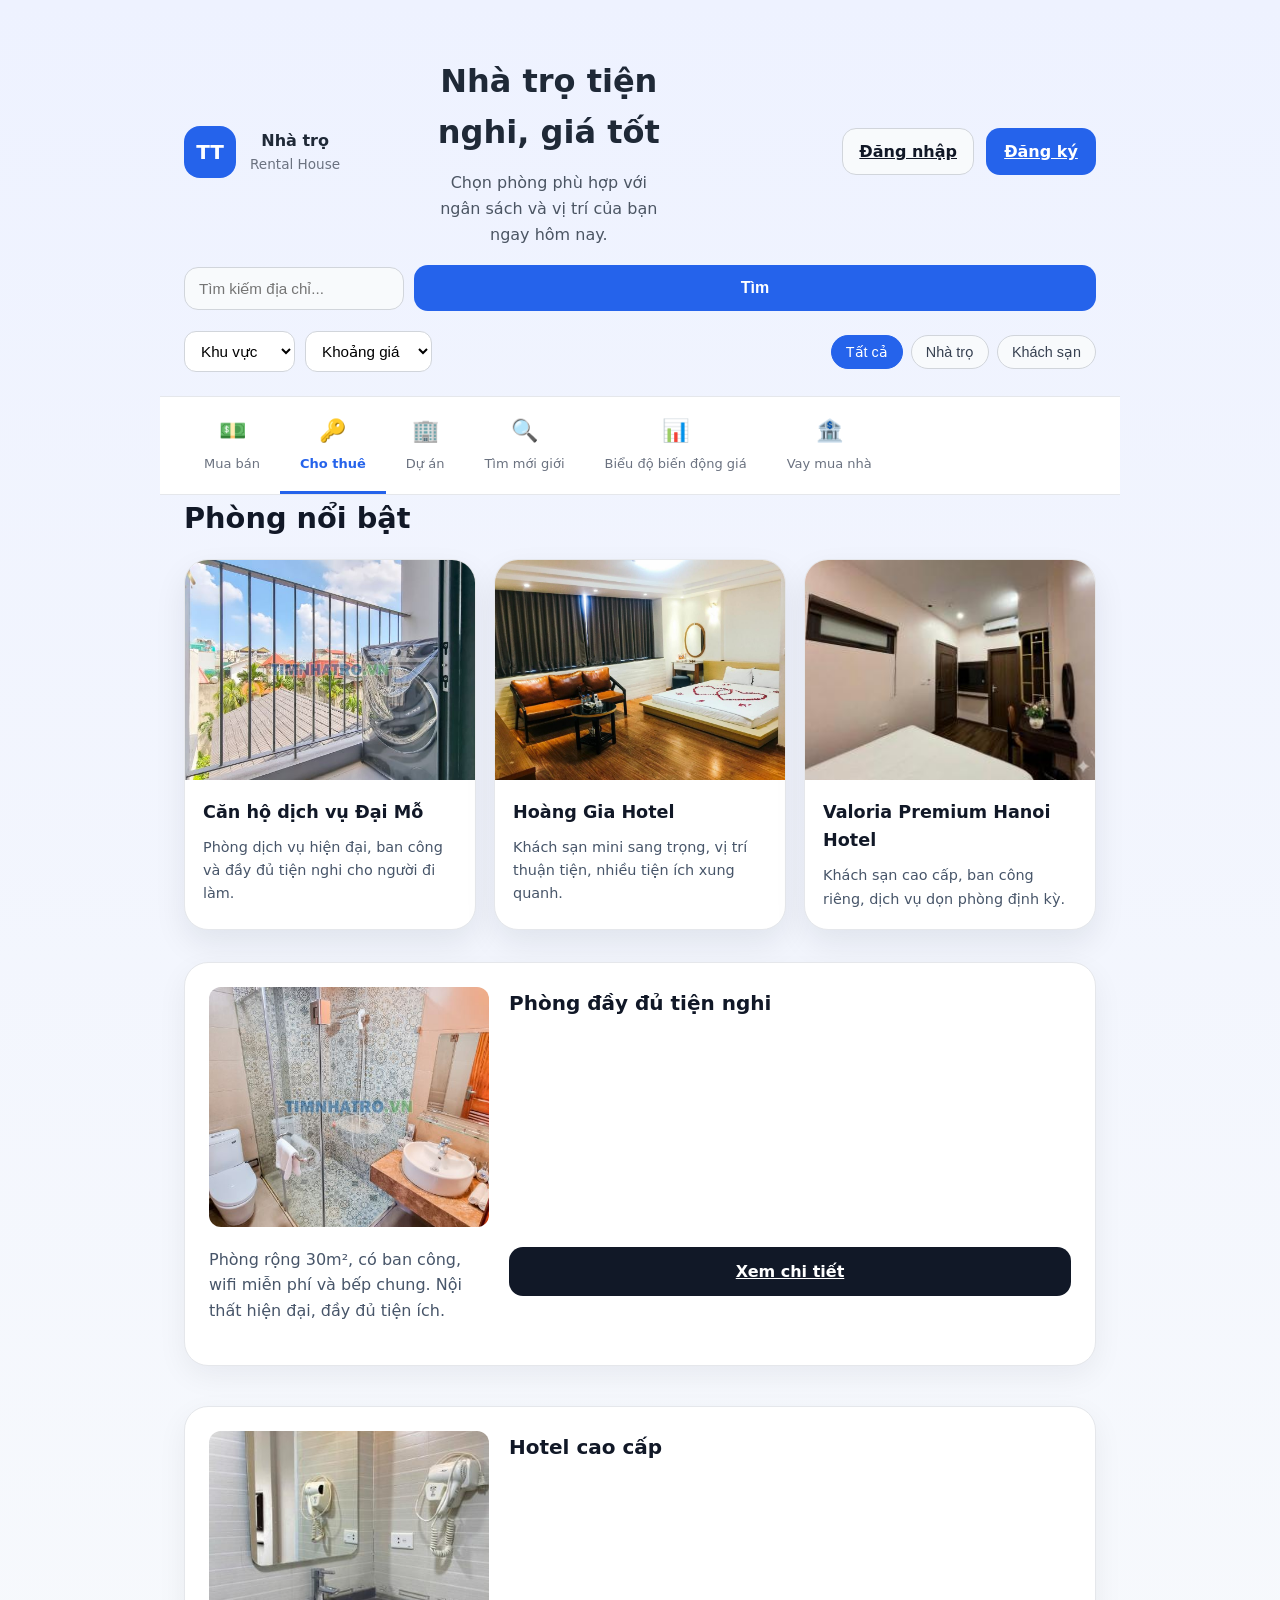
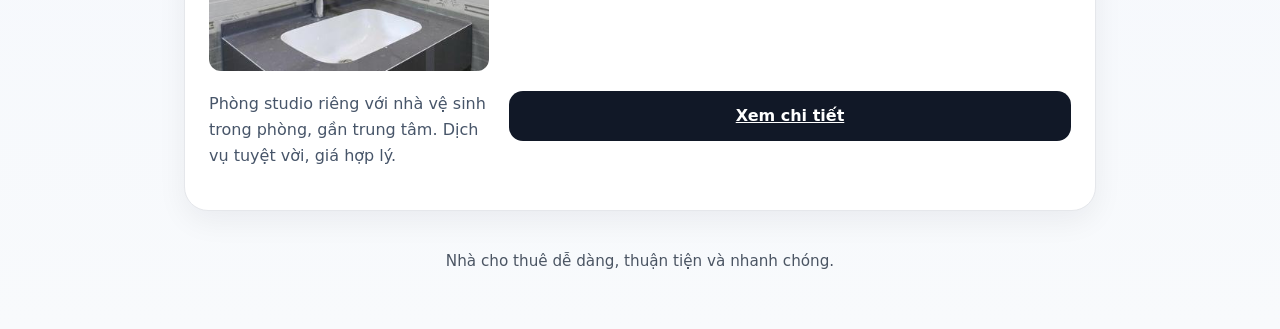
<file: rental-house/index.html>
<!DOCTYPE html>
<html lang="vi">
<head>
    <meta charset="UTF-8">
    <meta name="viewport" content="width=device-width, initial-scale=1.0">
    <title>Nhà trọ</title>
    <link rel="stylesheet" href="assets/css/style.css">
    <link rel="stylesheet" href="assets/css/rooms.css">
</head>
<body>
    <div class="page-container">
        <header>
            <div class="top-row">
                <div class="logo-brand">
                    <div class="logo-icon">TT</div>
                    <div class="logo-text">
                        <strong>Nhà trọ</strong>
                        <span>Rental House</span>
                    </div>
                </div>
                <div class="hero-text">
                    <h1>Nhà trọ tiện nghi, giá tốt</h1>
                    <p>Chọn phòng phù hợp với ngân sách và vị trí của bạn ngay hôm nay.</p>
                </div>
                <div class="top-actions" id="top-actions">
                    <a class="button secondary" href="logion and profile/login.html">Đăng nhập</a>
                    <a class="button primary" href="logion and profile/register.html">Đăng ký</a>
                    <a class="button management" href="#management-menu">Công cụ quản lý</a>
                </div>
            </div>

            <div class="search-row">
                <div class="search-box">
                    <input type="search" placeholder="Tìm kiếm địa chỉ...">
                    <button class="button primary" type="button">Tìm</button>
                </div>
            </div>

            <div class="compact-filters">
                <div class="filter-left">
                    <select id="location-select" class="filter-select" aria-label="Khu vực">
                        <option value="all">Khu vực</option>
                        <option value="dai-mo">Đại Mỗ</option>
                        <option value="ha-dong">Hà Đông</option>
                        <option value="hoai-duc">Hoài Đức</option>
                        <option value="quoc-oai">Quốc Oai</option>
                    </select>
                    <select id="price-select" class="filter-select" aria-label="Khoảng giá">
                        <option value="all">Khoảng giá</option>
                        <option value="under-2">Dưới 2 triệu</option>
                        <option value="2-4">2-4 triệu</option>
                        <option value="over-4">Trên 4 triệu</option>
                    </select>
                </div>
                <div class="filter-right">
                    <button class="type-pill active">Tất cả</button>
                    <button class="type-pill">Nhà trọ</button>
                    <button class="type-pill">Khách sạn</button>
                </div>
            </div>
        </header>

        <nav class="category-menu">
            <div class="category-item">
                <span class="category-icon">💵</span>
                <span>Mua bán</span>
            </div>
            <div class="category-item active">
                <span class="category-icon">🔑</span>
                <span>Cho thuê</span>
            </div>
            <div class="category-item">
                <span class="category-icon">🏢</span>
                <span>Dự án</span>
            </div>
            <div class="category-item">
                <span class="category-icon">🔍</span>
                <span>Tìm mới giới</span>
            </div>
            <div class="category-item">
                <span class="category-icon">📊</span>
                <span>Biểu độ biến động giá</span>
            </div>
            <div class="category-item">
                <span class="category-icon">🏦</span>
                <span>Vay mua nhà</span>
            </div>
        </nav>

        <main>
            <section class="featured-rooms">
                <h2>Phòng nổi bật</h2>
                <div class="featured-grid">
                    <a href="room-detail.html?room=daimo-1" class="room-card room-card-link">
                        <img src="imgae/đại mỗ/(Căn hộ dịch vụ cao cấp)số 36 đường đại mỗ/1.jpg" alt="Căn hộ dịch vụ Đại Mỗ">
                        <div class="room-card-content">
                            <h3>Căn hộ dịch vụ Đại Mỗ</h3>
                            <p>Phòng dịch vụ hiện đại, ban công và đầy đủ tiện nghi cho người đi làm.</p>
                        </div>
                    </a>
                    <a href="room-detail.html?room=hoang-gia" class="room-card room-card-link">
                        <img src="imgae/hà đông/Hoàng Gia Hotel/1.jpg" alt="Hoàng Gia Hotel">
                        <div class="room-card-content">
                            <h3>Hoàng Gia Hotel</h3>
                            <p>Khách sạn mini sang trọng, vị trí thuận tiện, nhiều tiện ích xung quanh.</p>
                        </div>
                    </a>
                    <a href="room-detail.html?room=valoria" class="room-card room-card-link">
                        <img src="imgae/hoài đức/Valoria Premium Hanoi Hotel/1.jpg" alt="Valoria Premium Hanoi Hotel">
                        <div class="room-card-content">
                            <h3>Valoria Premium Hanoi Hotel</h3>
                            <p>Khách sạn cao cấp, ban công riêng, dịch vụ dọn phòng định kỳ.</p>
                        </div>
                    </a>
                </div>
            </section>

            <section class="house-list">
                <article class="card card-featured">
                    <div class="card-image">
                        <img src="imgae/đại mỗ/(Căn hộ dịch vụ cao cấp)số 36 đường đại mỗ/2.jpg" alt="Phòng tiện nghi">
                    </div>
                    <h2>Phòng đầy đủ tiện nghi</h2>
                    <p>Phòng rộng 30m², có ban công, wifi miễn phí và bếp chung. Nội thất hiện đại, đầy đủ tiện ích.</p>
                    <a class="button" href="room-detail.html?room=daimo-1">Xem chi tiết</a>
                </article>

                <article class="card card-featured">
                    <div class="card-image">
                        <img src="imgae/hoài đức/Valoria Premium Hanoi Hotel/2.jpg" alt="Hotel cao cấp">
                    </div>
                    <h2>Hotel cao cấp</h2>
                    <p>Phòng studio riêng với nhà vệ sinh trong phòng, gần trung tâm. Dịch vụ tuyệt vời, giá hợp lý.</p>
                    <a class="button" href="room-detail.html?room=valoria">Xem chi tiết</a>
                </article>
            </section>
        </main>

        <footer>
            <p>Nhà cho thuê dễ dàng, thuận tiện và nhanh chóng.</p>
        </footer>
    </div>
    <script src="assets/js/room.js"></script>
    <script src="assets/js/favorites.js"></script>
    <script src="assets/js/filters.js"></script>
    <script src="assets/js/room-detail.js"></script>
    <script src="assets/js/auth.js"></script>
</body>
</html>
</file>
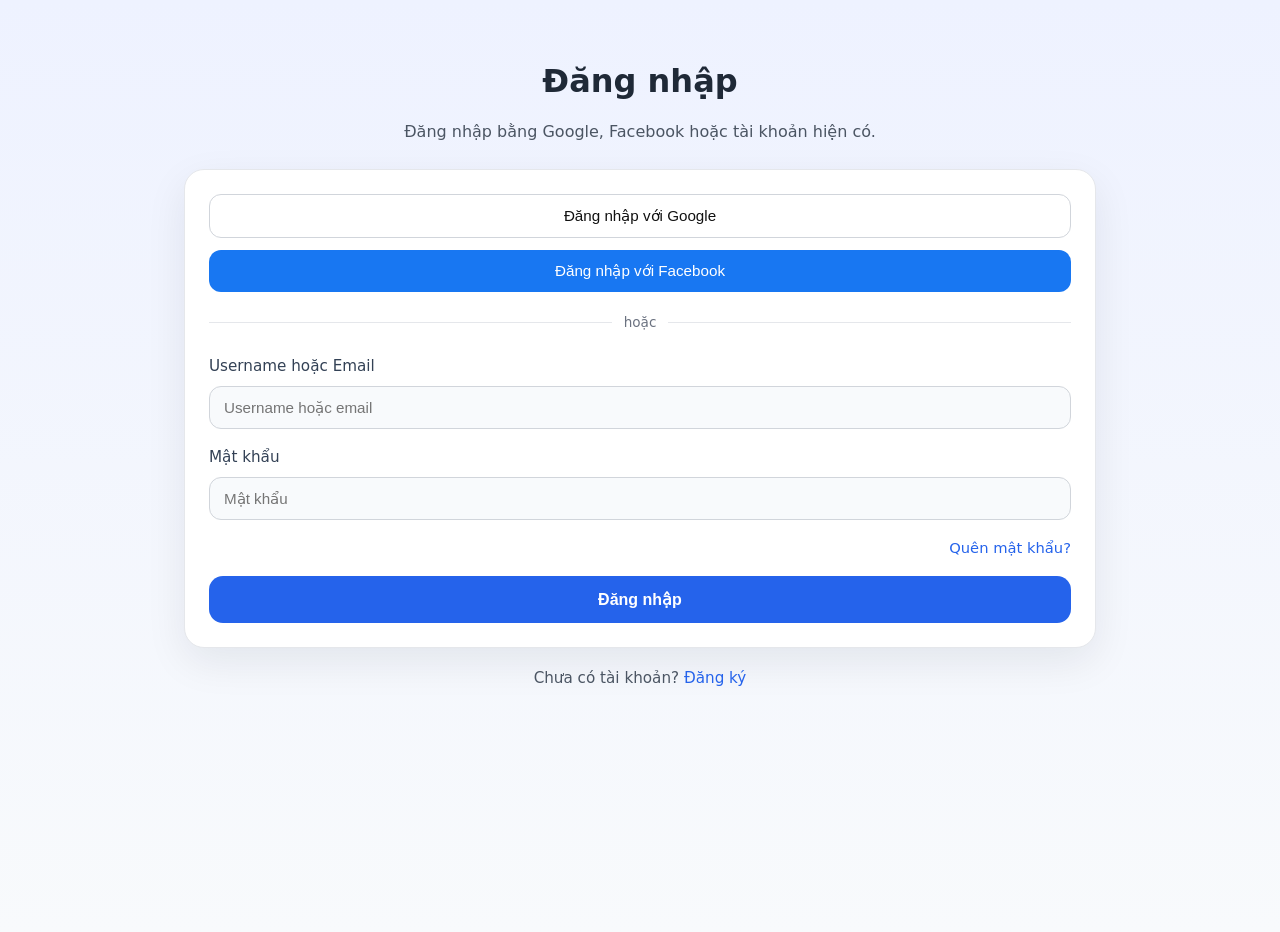
<file: rental-house/login.html>
﻿<!DOCTYPE html>
<html lang="vi">
<head>
    <meta charset="UTF-8">
    <meta name="viewport" content="width=device-width, initial-scale=1.0">
    <title>Đăng nhập</title>
    <link rel="stylesheet" href="assets/css/style.css">
</head>
<body>
    <div class="page-container">
        <header>
            <h1>Đăng nhập</h1>
            <p>Đăng nhập bằng Google, Facebook hoặc tài khoản hiện có.</p>
        </header>

        <main>
            <section class="auth-card">
                <div class="social-login">
                    <button class="social-button google">Đăng nhập với Google</button>
                    <button class="social-button facebook">Đăng nhập với Facebook</button>
                </div>

                <div class="separator"><span>hoặc</span></div>

                <form class="login-form">
                    <label class="form-field">
                        Username hoặc Email
                        <input type="text" placeholder="Username hoặc email">
                    </label>
                    <label class="form-field">
                        Mật khẩu
                        <input type="password" placeholder="Mật khẩu">
                    </label>
                    <div class="form-footer">
                        <a class="text-link" href="#">Quên mật khẩu?</a>
                    </div>
                    <button class="button primary" type="submit">Đăng nhập</button>
                </form>
            </section>
        </main>

        <footer>
            <p>Chưa có tài khoản? <a href="register.html">Đăng ký</a></p>
        </footer>
    </div>
</body>
</html>
</file>
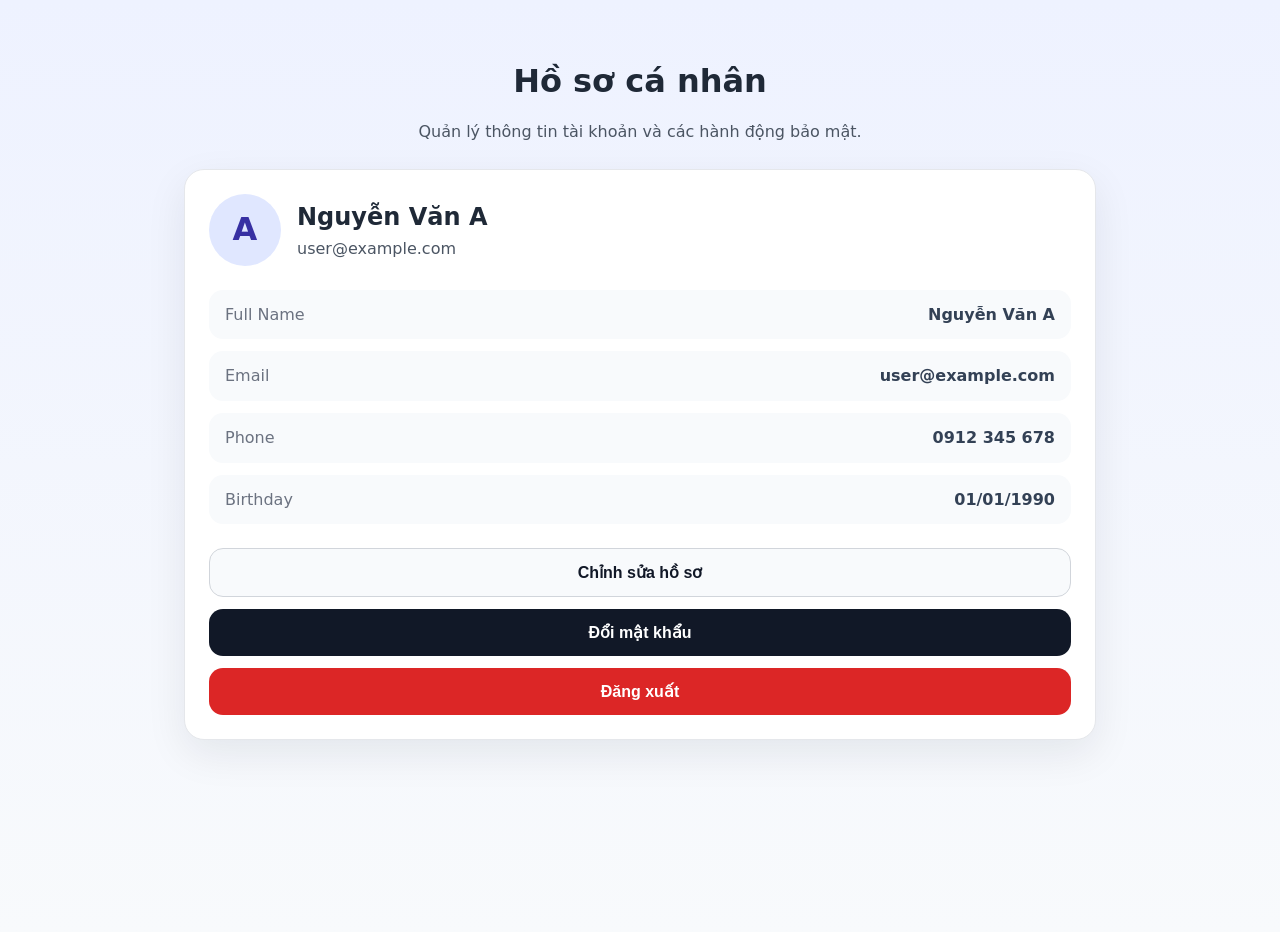
<file: rental-house/profile.html>
﻿<!DOCTYPE html>
<html lang="vi">
<head>
    <meta charset="UTF-8">
    <meta name="viewport" content="width=device-width, initial-scale=1.0">
    <title>Hồ sơ cá nhân</title>
    <link rel="stylesheet" href="assets/css/style.css">
</head>
<body>
    <div class="page-container">
        <header>
            <h1>Hồ sơ cá nhân</h1>
            <p>Quản lý thông tin tài khoản và các hành động bảo mật.</p>
        </header>

        <main>
            <section class="profile-card">
                <div class="profile-header">
                    <div class="avatar-placeholder">A</div>
                    <div>
                        <h2>Nguyễn Văn A</h2>
                        <p>user@example.com</p>
                    </div>
                </div>

                <div class="profile-details">
                    <div class="profile-row"><span>Full Name</span><strong>Nguyễn Văn A</strong></div>
                    <div class="profile-row"><span>Email</span><strong>user@example.com</strong></div>
                    <div class="profile-row"><span>Phone</span><strong>0912 345 678</strong></div>
                    <div class="profile-row"><span>Birthday</span><strong>01/01/1990</strong></div>
                </div>

                <div class="profile-actions">
                    <button class="button secondary" type="button">Chỉnh sửa hồ sơ</button>
                    <button class="button" type="button">Đổi mật khẩu</button>
                    <button class="button danger" type="button">Đăng xuất</button>
                </div>
            </section>
        </main>
    </div>
</body>
</html>
</file>
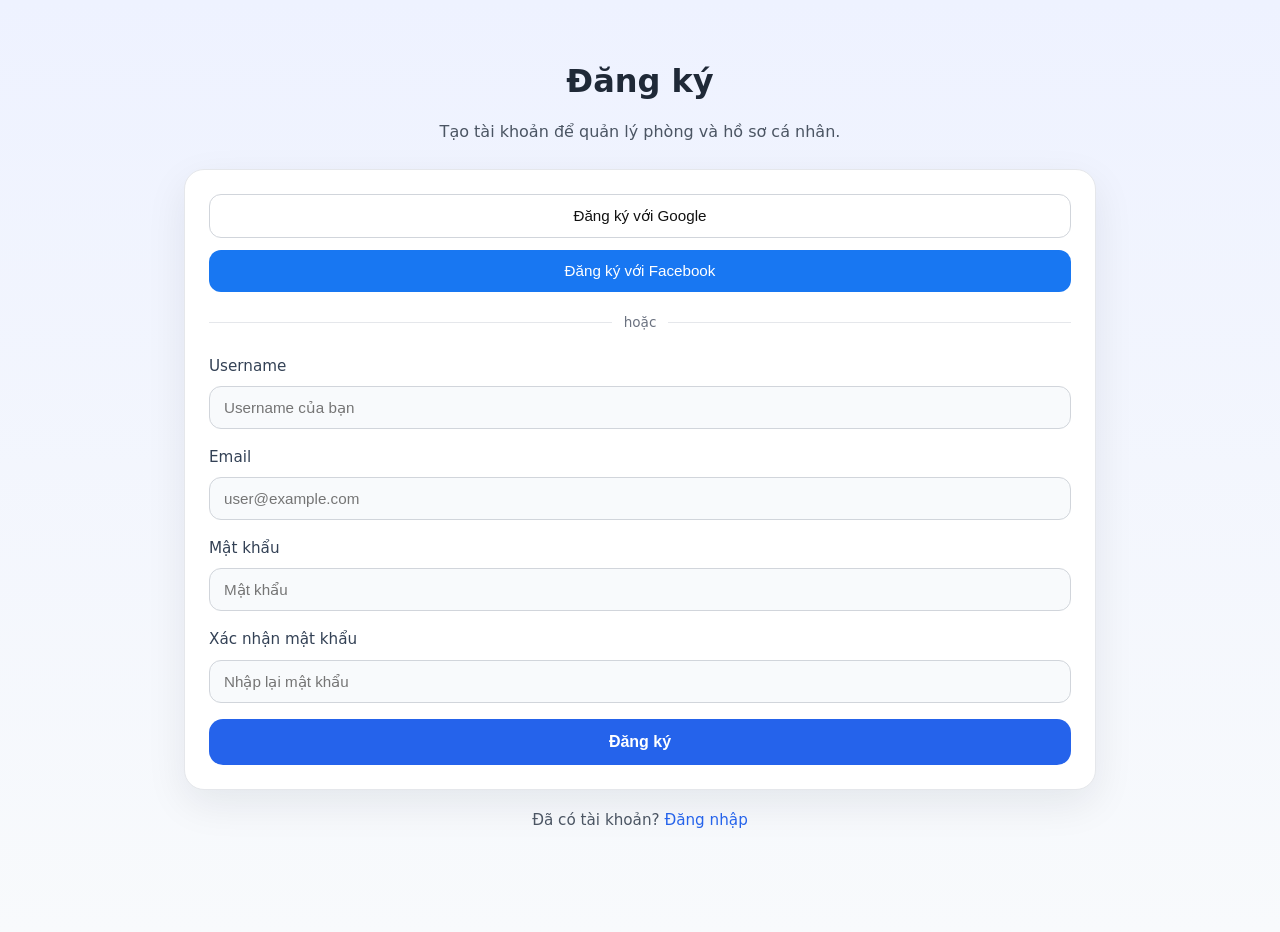
<file: rental-house/register.html>
﻿<!DOCTYPE html>
<html lang="vi">
<head>
    <meta charset="UTF-8">
    <meta name="viewport" content="width=device-width, initial-scale=1.0">
    <title>Đăng ký</title>
    <link rel="stylesheet" href="assets/css/style.css">
</head>
<body>
    <div class="page-container">
        <header>
            <h1>Đăng ký</h1>
            <p>Tạo tài khoản để quản lý phòng và hồ sơ cá nhân.</p>
        </header>

        <main>
            <section class="auth-card">
                <div class="social-login">
                    <button class="social-button google">Đăng ký với Google</button>
                    <button class="social-button facebook">Đăng ký với Facebook</button>
                </div>

                <div class="separator"><span>hoặc</span></div>

                <form class="register-form">
                    <label class="form-field">
                        Username
                        <input type="text" placeholder="Username của bạn">
                    </label>
                    <label class="form-field">
                        Email
                        <input type="email" placeholder="user@example.com">
                    </label>
                    <label class="form-field">
                        Mật khẩu
                        <input type="password" placeholder="Mật khẩu">
                    </label>
                    <label class="form-field">
                        Xác nhận mật khẩu
                        <input type="password" placeholder="Nhập lại mật khẩu">
                    </label>
                    <button class="button primary" type="submit">Đăng ký</button>
                </form>
            </section>
        </main>

        <footer>
            <p>Đã có tài khoản? <a href="login.html">Đăng nhập</a></p>
        </footer>
    </div>
</body>
</html>
</file>
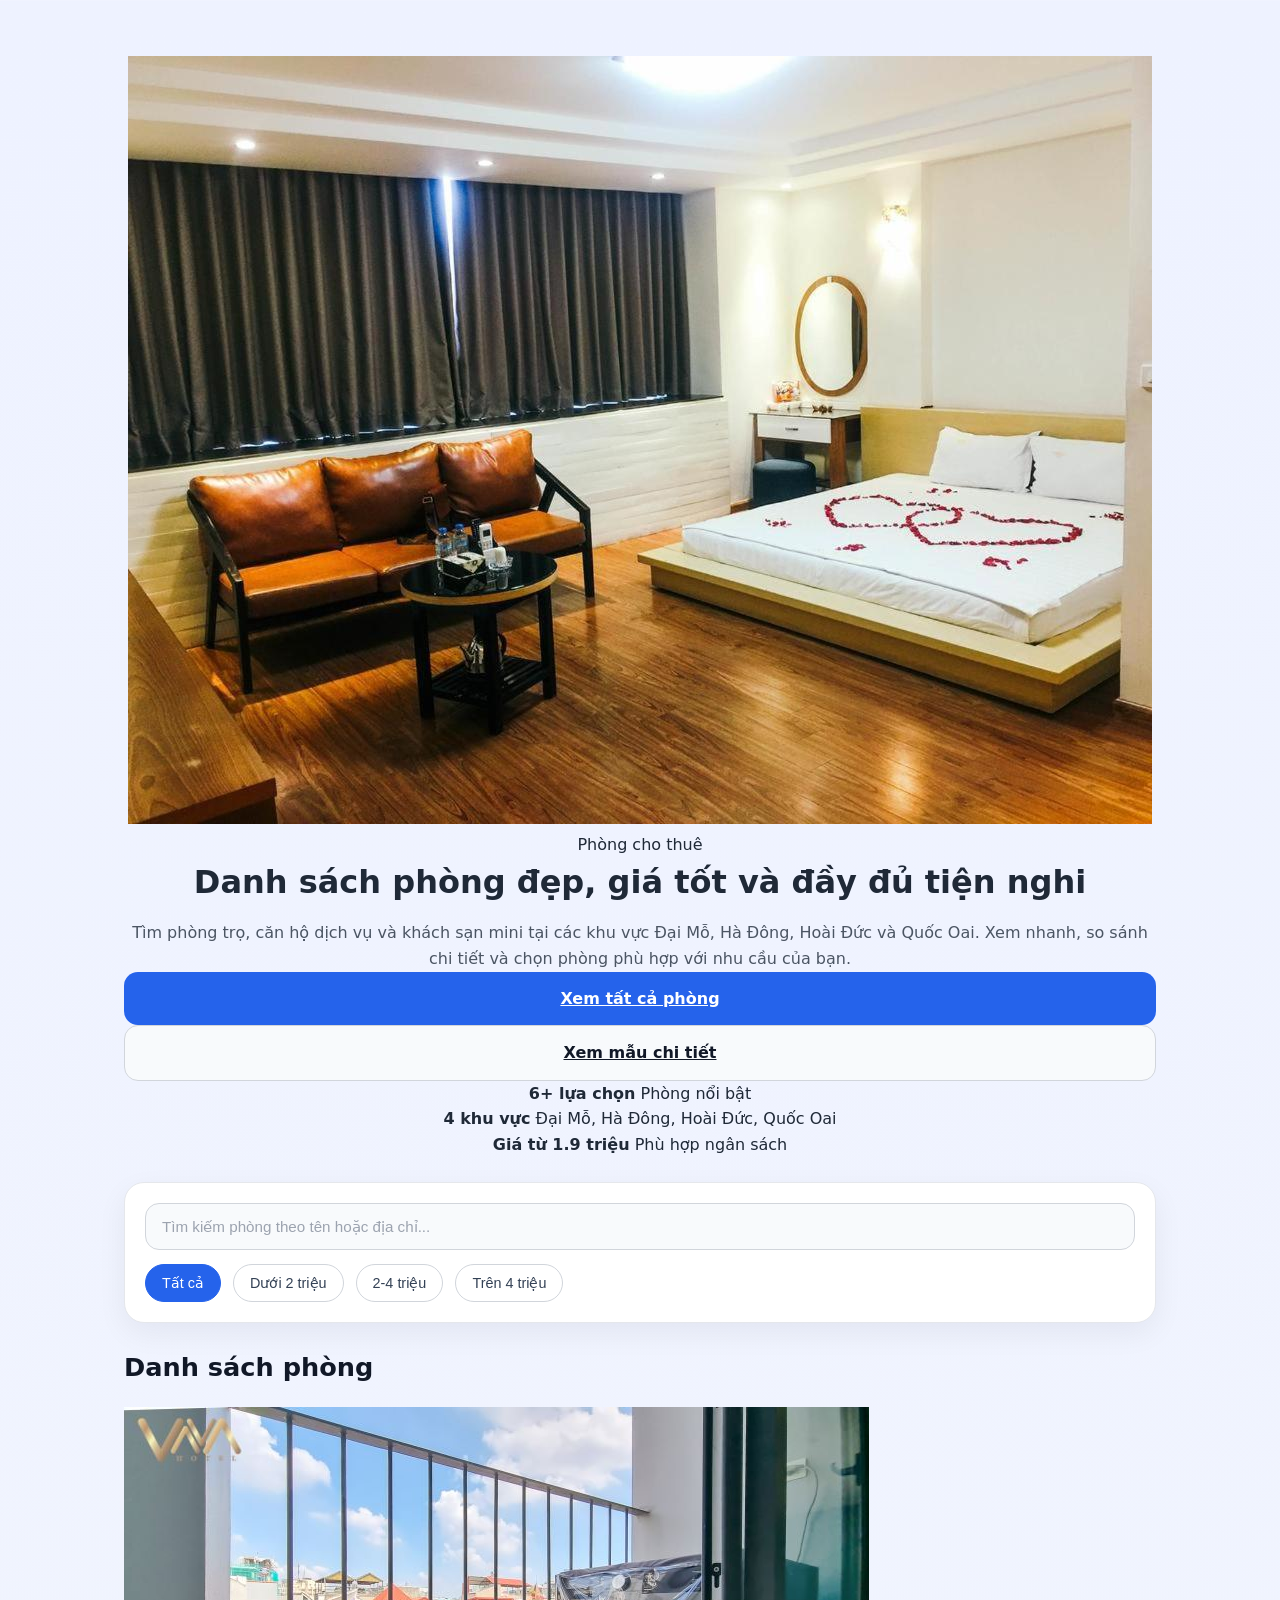
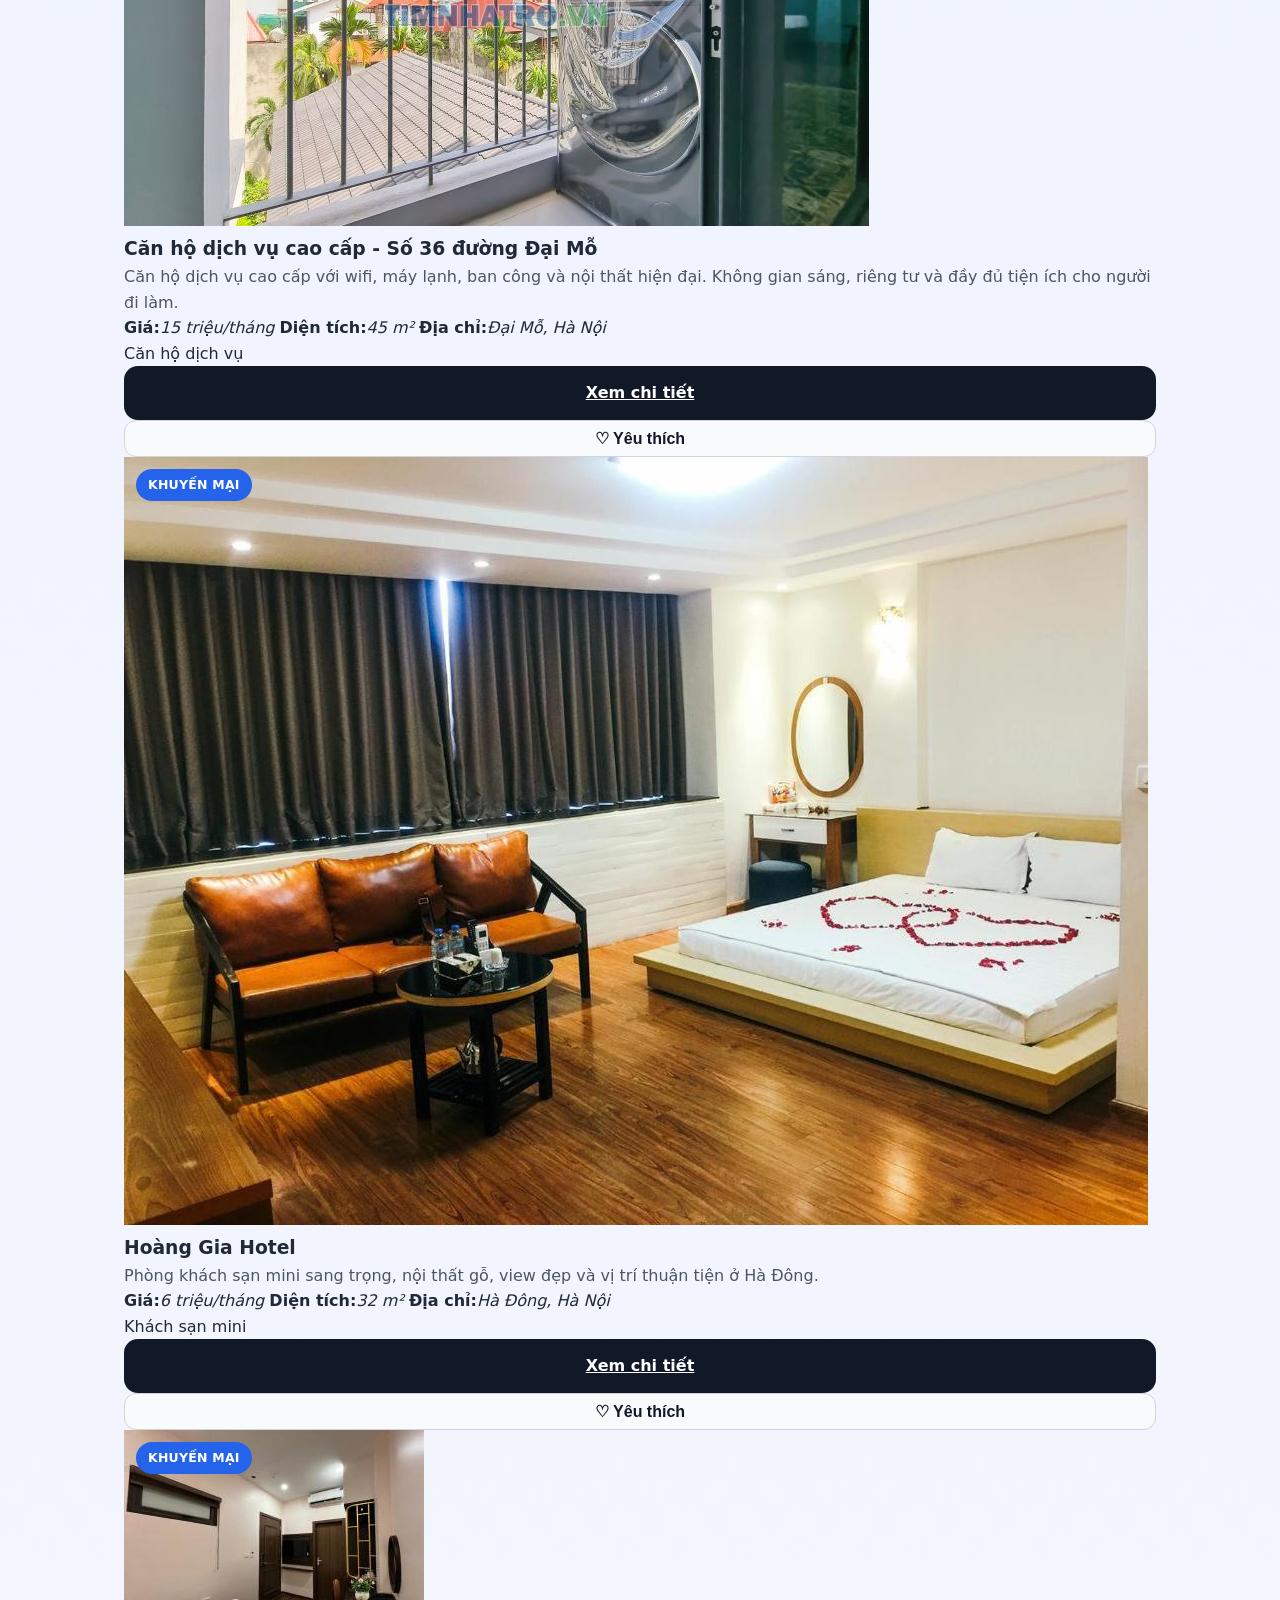
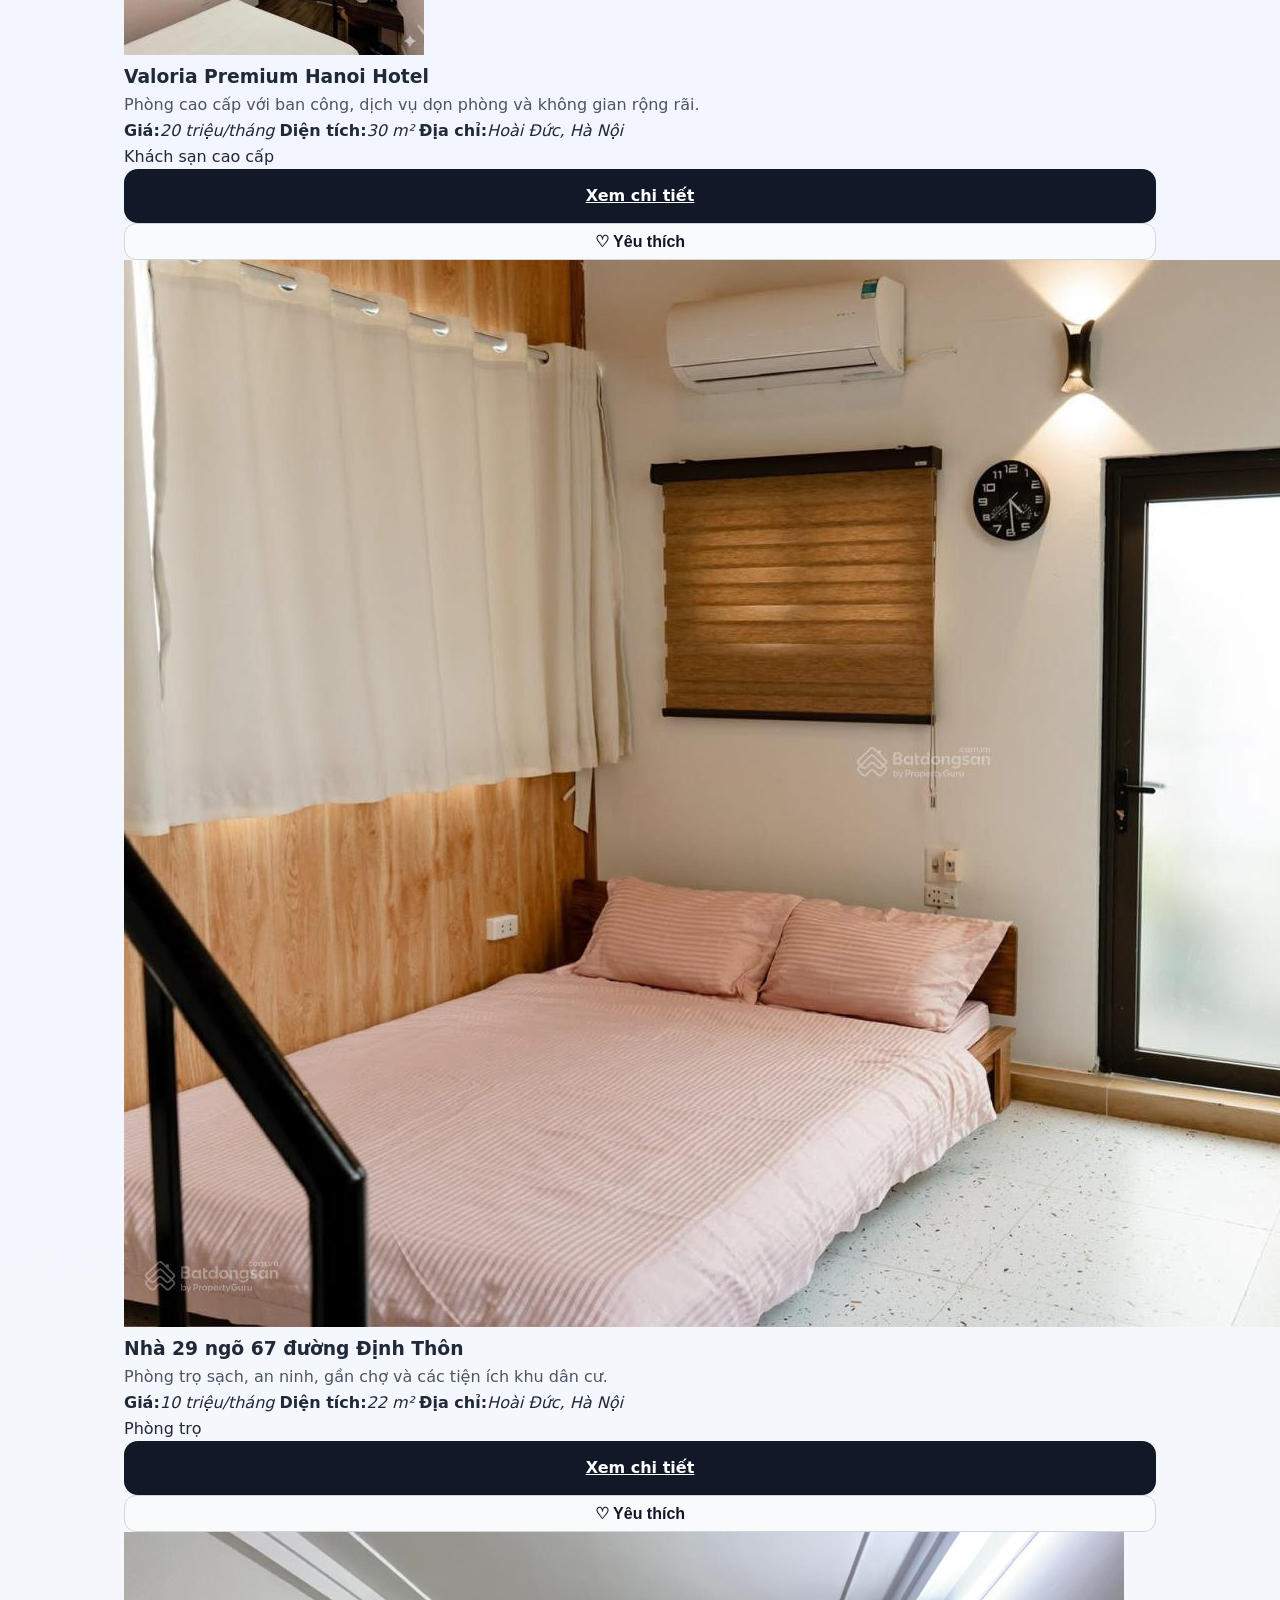
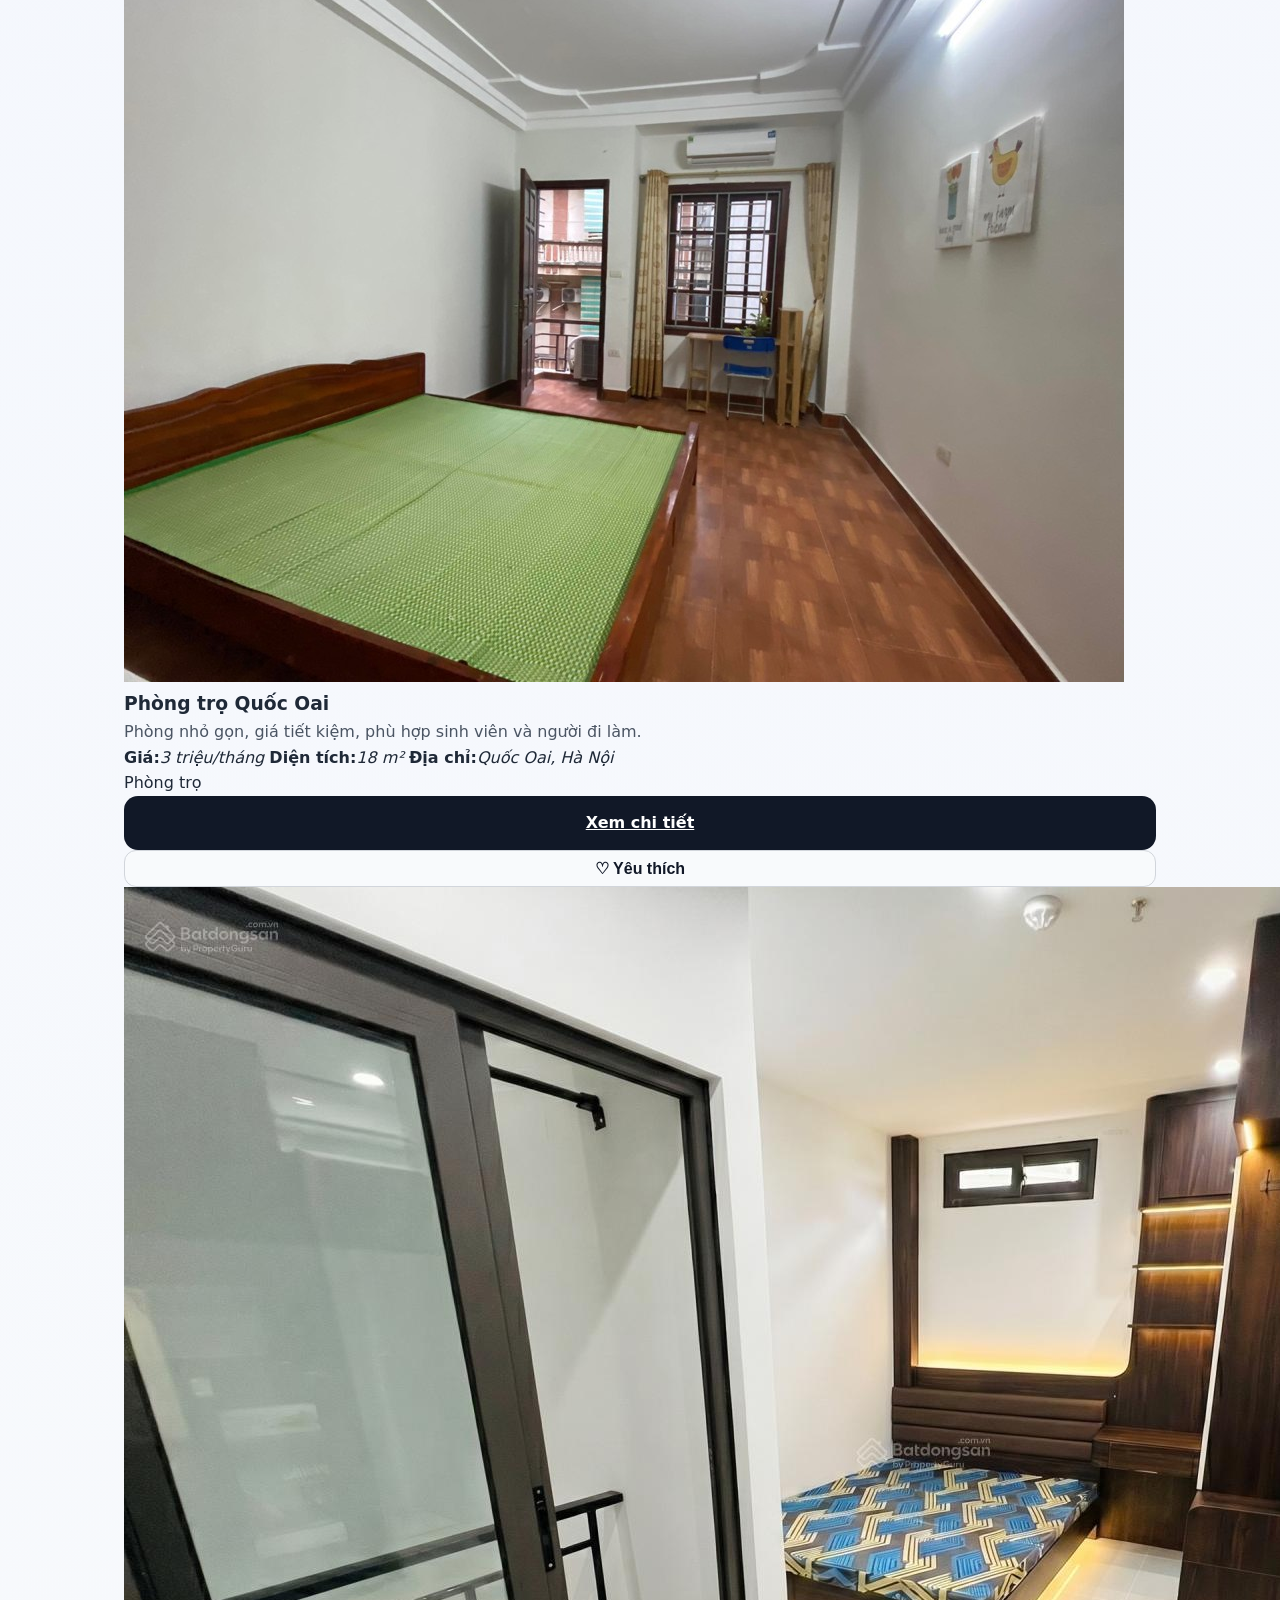
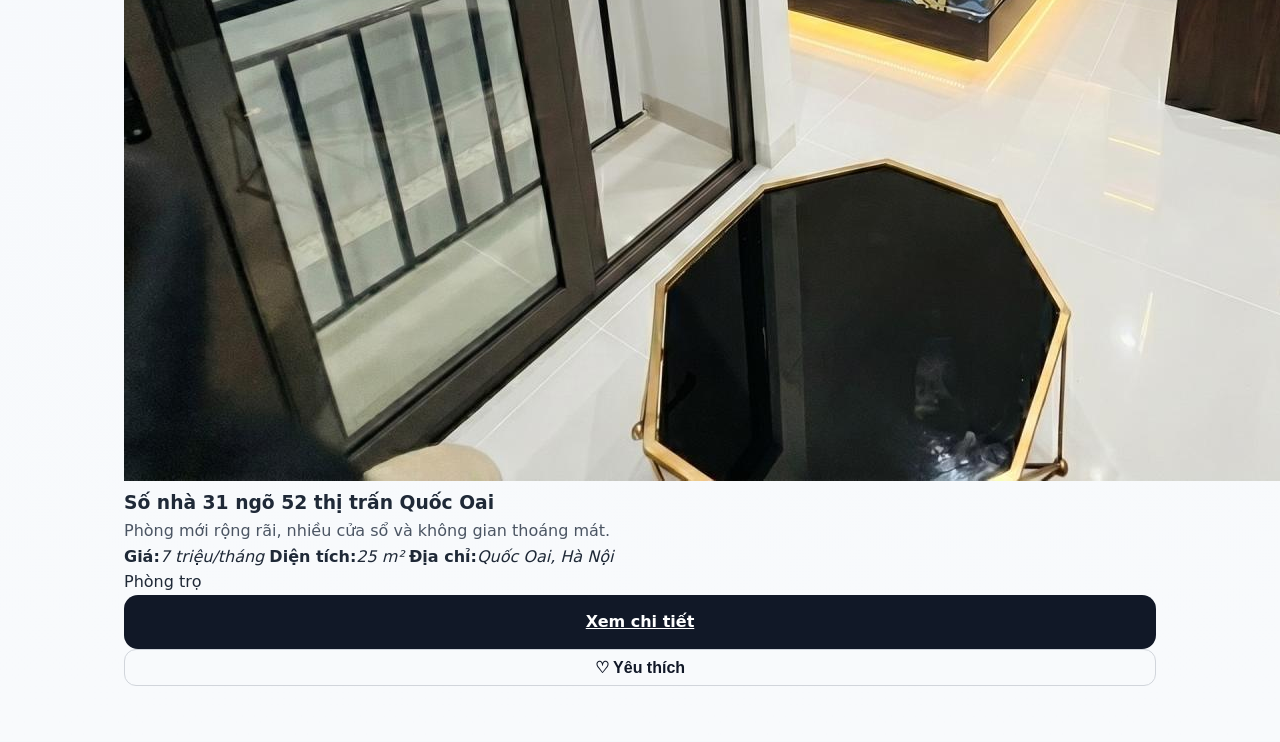
<file: rental-house/rooms.html>
﻿<!DOCTYPE html>
<html lang="vi">
<head>
    <meta charset="UTF-8">
    <meta name="viewport" content="width=device-width, initial-scale=1.0">
    <title>Danh sách phòng cho thuê</title>
    <link rel="stylesheet" href="assets/css/style.css">
</head>
<body>
    <div class="page-container rooms-page">
        <header>
            <div class="room-hero-card">
                <img class="room-hero-image" src="imgae/hà đông/Hoàng Gia Hotel/1.jpg" alt="Hoàng Gia Hotel">
                <div class="room-hero-copy">
                    <span class="eyebrow">Phòng cho thuê</span>
                    <h1>Danh sách phòng đẹp, giá tốt và đầy đủ tiện nghi</h1>
                    <p>Tìm phòng trọ, căn hộ dịch vụ và khách sạn mini tại các khu vực Đại Mỗ, Hà Đông, Hoài Đức và Quốc Oai. Xem nhanh, so sánh chi tiết và chọn phòng phù hợp với nhu cầu của bạn.</p>
                    <div class="room-hero-actions">
                        <a class="button primary" href="#listings">Xem tất cả phòng</a>
                        <a class="button secondary" href="room-detail.html">Xem mẫu chi tiết</a>
                    </div>
                </div>
            </div>
            <div class="overview-banner">
                <div class="overview-item">
                    <strong>6+ lựa chọn</strong>
                    <span>Phòng nổi bật</span>
                </div>
                <div class="overview-item">
                    <strong>4 khu vực</strong>
                    <span>Đại Mỗ, Hà Đông, Hoài Đức, Quốc Oai</span>
                </div>
                <div class="overview-item">
                    <strong>Giá từ 1.9 triệu</strong>
                    <span>Phù hợp ngân sách</span>
                </div>
            </div>
        </header>

        <main>
            <div class="search-bar">
                <input type="search" placeholder="Tìm kiếm phòng theo tên hoặc địa chỉ...">
                <div class="filter-row">
                    <button class="active" type="button">Tất cả</button>
                    <button type="button">Dưới 2 triệu</button>
                    <button type="button">2-4 triệu</button>
                    <button type="button">Trên 4 triệu</button>
                </div>
            </div>

            <h2 class="section-title">Danh sách phòng</h2>
            <div class="house-list" id="listings"></div>
        </main>
    </div>
    <script src="assets/js/room.js"></script>
    <script src="assets/js/favorites.js"></script>
    <script src="assets/js/filters.js"></script>
</body>
</html>
</file>
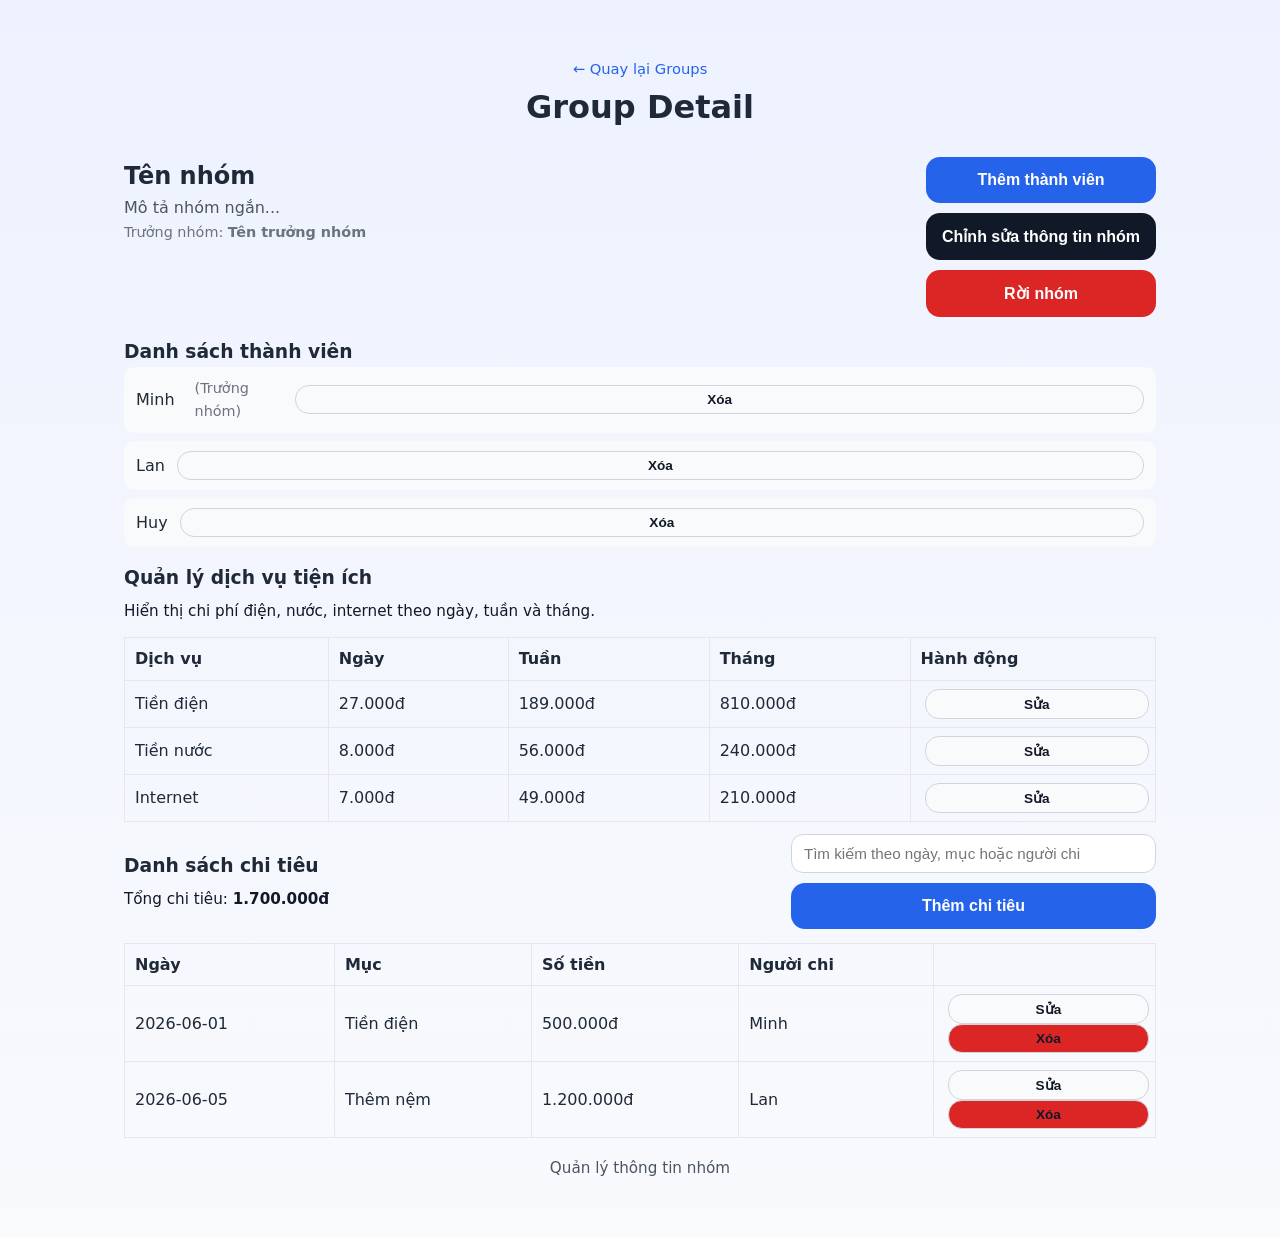
<file: rental-house/list/group-detail.html>
<!doctype html>
<html lang="vi">
<head>
  <meta charset="utf-8">
  <meta name="viewport" content="width=device-width,initial-scale=1">
  <title>Group Detail</title>
  <link rel="stylesheet" href="../assets/css/style.css">
  <link rel="stylesheet" href="../assets/css/groups.css">
</head>
<body class="page-container room-detail-page">
  <header>
    <a href="groups.html" class="text-link">← Quay lại Groups</a>
    <h1 id="group-title">Group Detail</h1>
  </header>

  <main>
    <section class="group-summary">
      <div class="group-info">
        <h2 id="group-name">Tên nhóm</h2>
        <p id="group-desc">Mô tả nhóm ngắn... </p>
        <p class="group-meta">Trưởng nhóm: <strong id="group-leader">Tên trưởng nhóm</strong></p>
      </div>
      <div class="group-controls">
        <button class="button primary" id="add-member">Thêm thành viên</button>
        <button class="button" id="edit-group">Chỉnh sửa thông tin nhóm</button>
        <button class="button danger" id="leave-group">Rời nhóm</button>
      </div>
    </section>

    <section class="group-members">
      <h3>Danh sách thành viên</h3>
      <ul class="members-list">
        <li>Minh <span class="role">(Trưởng nhóm)</span> <button class="button secondary small">Xóa</button></li>
        <li>Lan <button class="button secondary small">Xóa</button></li>
        <li>Huy <button class="button secondary small">Xóa</button></li>
      </ul>
    </section>

    <section class="group-utilities">
      <div class="utilities-header">
        <div>
          <h3>Quản lý dịch vụ tiện ích</h3>
          <p class="utilities-summary">Hiển thị chi phí điện, nước, internet theo ngày, tuần và tháng.</p>
        </div>
      </div>

      <table class="utilities-table">
        <thead>
          <tr><th>Dịch vụ</th><th>Ngày</th><th>Tuần</th><th>Tháng</th><th>Hành động</th></tr>
        </thead>
        <tbody id="utilities-tbody"></tbody>
      </table>

      <div class="utilities-empty hidden" id="utilities-empty">Không có thông tin dịch vụ.</div>
    </section>

    <section class="group-expenses">
      <div class="expenses-header">
        <div>
          <h3>Danh sách chi tiêu</h3>
          <p class="expenses-summary">Tổng chi tiêu: <strong id="expenses-total">0đ</strong></p>
        </div>
        <div class="expenses-actions">
          <input id="expense-search" class="search-input" type="search" placeholder="Tìm kiếm theo ngày, mục hoặc người chi">
          <button class="button primary" id="add-expense">Thêm chi tiêu</button>
        </div>
      </div>

      <table class="expenses-table">
        <thead>
          <tr><th>Ngày</th><th>Mục</th><th>Số tiền</th><th>Người chi</th><th></th></tr>
        </thead>
        <tbody id="expenses-tbody"></tbody>
      </table>

      <div class="expense-empty hidden" id="expense-empty">Không có chi phí. Nhấn "Thêm chi tiêu" để bắt đầu.</div>

      <div class="modal-overlay hidden" id="expense-modal" aria-hidden="true">
        <div class="modal" role="dialog" aria-modal="true" aria-labelledby="expense-modal-title">
          <div class="modal-header">
            <h4 id="expense-modal-title">Thêm chi tiêu</h4>
            <button class="button secondary small" type="button" id="close-expense-modal">×</button>
          </div>
          <form id="expense-form">
            <input type="hidden" id="expense-id">
            <label>
              Ngày
              <input type="date" id="expense-date" required>
            </label>
            <label>
              Mục chi
              <input type="text" id="expense-item" placeholder="Tiền điện, nước..." required>
            </label>
            <label>
              Số tiền
              <input type="number" id="expense-amount" min="0" placeholder="1200000" required>
            </label>
            <label>
              Người chi
              <input type="text" id="expense-payer" placeholder="Tên người chi" required>
            </label>
            <div class="modal-actions">
              <button class="button primary" type="submit">Lưu</button>
              <button class="button secondary" type="button" id="cancel-expense">Hủy</button>
            </div>
          </form>
        </div>
      </div>
    </section>

  </main>

  <footer>
    <p>Quản lý thông tin nhóm</p>
  </footer>

  <script src="../assets/js/expenses.js"></script>
</body>
</html>
</file>
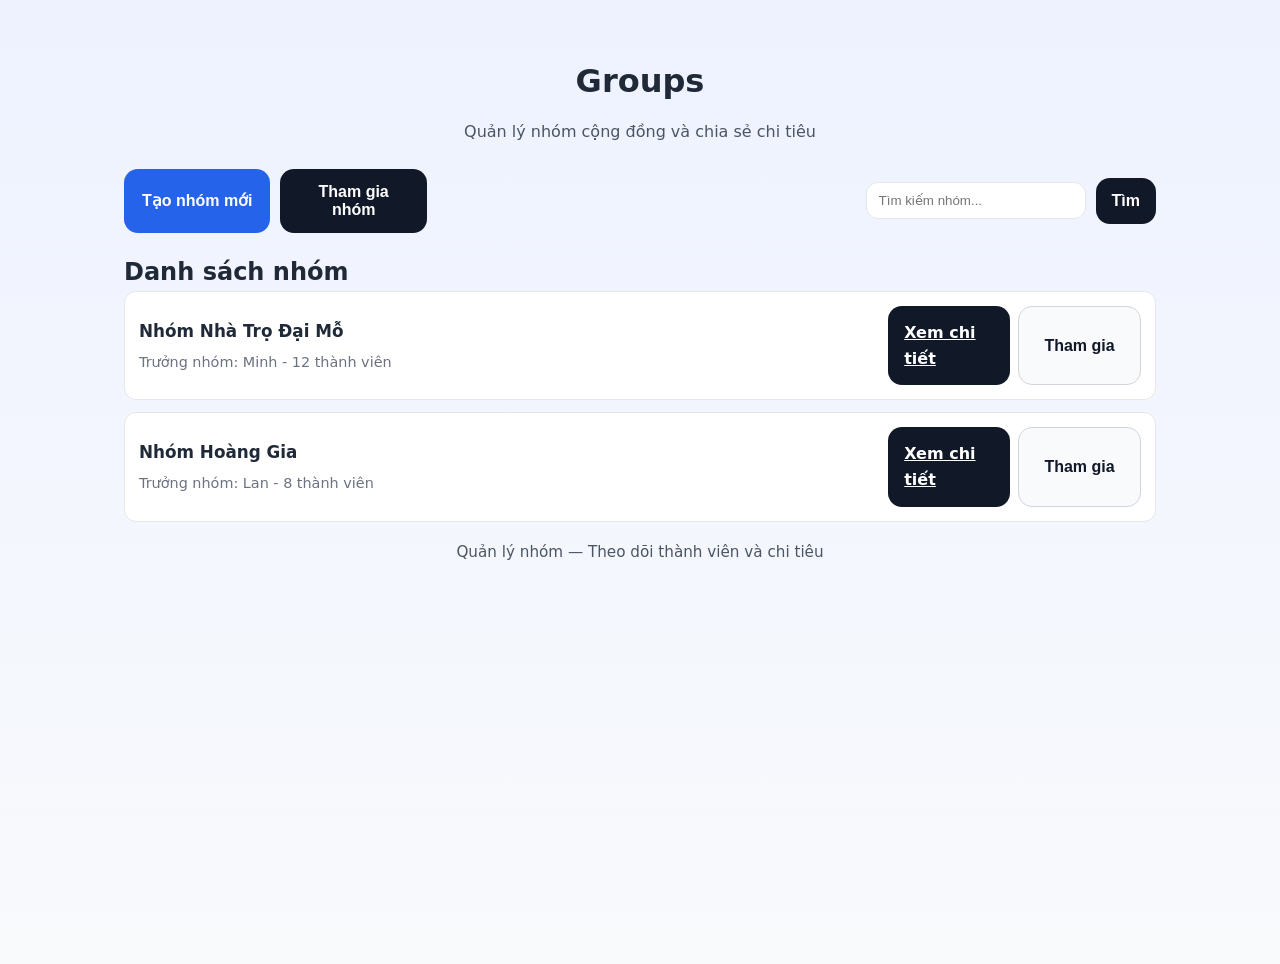
<file: rental-house/list/groups.html>
<!doctype html>
<html lang="vi">
<head>
  <meta charset="utf-8">
  <meta name="viewport" content="width=device-width,initial-scale=1">
  <title>Groups</title>
  <link rel="stylesheet" href="../assets/css/style.css">
  <link rel="stylesheet" href="../assets/css/groups.css">
</head>
<body class="page-container rooms-page">
  <header>
    <h1>Groups</h1>
    <p>Quản lý nhóm cộng đồng và chia sẻ chi tiêu</p>
  </header>

  <main>
    <section class="groups-actions">
      <div class="action-left">
        <button class="button primary" id="create-group">Tạo nhóm mới</button>
        <button class="button" id="join-group">Tham gia nhóm</button>
      </div>
      <div class="action-right">
        <input class="search-input" type="search" placeholder="Tìm kiếm nhóm...">
        <button class="button" id="search-group">Tìm</button>
      </div>
    </section>

    <section class="groups-list">
      <h2>Danh sách nhóm</h2>
      <ul class="list-groups">
        <li class="group-item">
          <div class="group-main">
            <strong class="group-name">Nhóm Nhà Trọ Đại Mỗ</strong>
            <span class="group-meta">Trưởng nhóm: Minh - 12 thành viên</span>
          </div>
          <div class="group-actions">
            <a class="button" href="group-detail.html?group=nhadatimo">Xem chi tiết</a>
            <button class="button secondary">Tham gia</button>
          </div>
        </li>
        <li class="group-item">
          <div class="group-main">
            <strong class="group-name">Nhóm Hoàng Gia</strong>
            <span class="group-meta">Trưởng nhóm: Lan - 8 thành viên</span>
          </div>
          <div class="group-actions">
            <a class="button" href="group-detail.html?group=hoanggia">Xem chi tiết</a>
            <button class="button secondary">Tham gia</button>
          </div>
        </li>
      </ul>
    </section>
  </main>

  <footer>
    <p>Quản lý nhóm — Theo dõi thành viên và chi tiêu</p>
  </footer>
</body>
</html>
</file>
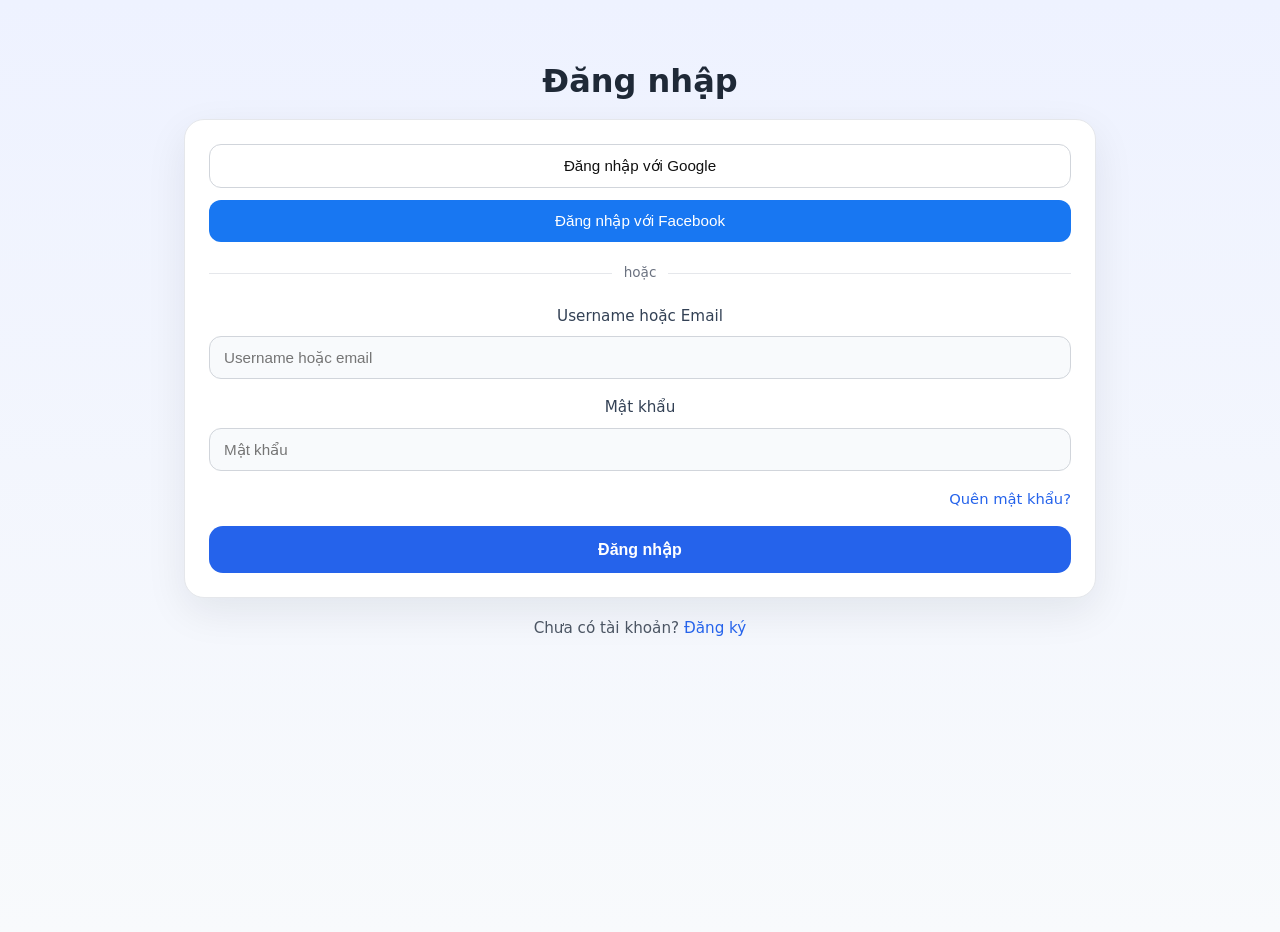
<file: rental-house/logion and profile/login.html>
﻿<!DOCTYPE html>
<html lang="vi">
<head>
    <meta charset="UTF-8">
    <meta name="viewport" content="width=device-width, initial-scale=1.0">
    <title>Đăng nhập</title>
    <link rel="stylesheet" href="../assets/css/style.css">
</head>
<body>
    <div class="page-container">
        <header>
            <h1>Đăng nhập</h1>

            <section class="auth-card">
                <div class="social-login">
                    <button class="social-button google">Đăng nhập với Google</button>
                    <button class="social-button facebook">Đăng nhập với Facebook</button>
                </div>

                <div class="separator"><span>hoặc</span></div>

                <form class="login-form">
                    <label class="form-field">
                        Username hoặc Email
                        <input type="text" placeholder="Username hoặc email">
                    </label>
                    <label class="form-field">
                        Mật khẩu
                        <input type="password" placeholder="Mật khẩu">
                    </label>
                    <div class="form-footer">
                        <a class="text-link" href="#">Quên mật khẩu?</a>
                    </div>
                    <button class="button primary" type="submit">Đăng nhập</button>
                </form>
            </section>
        </main>

        <footer>
            <p>Chưa có tài khoản? <a href="register.html">Đăng ký</a></p>
        </footer>
    </div>
    <script src="../assets/js/auth.js"></script>
</body>
</html>
</file>
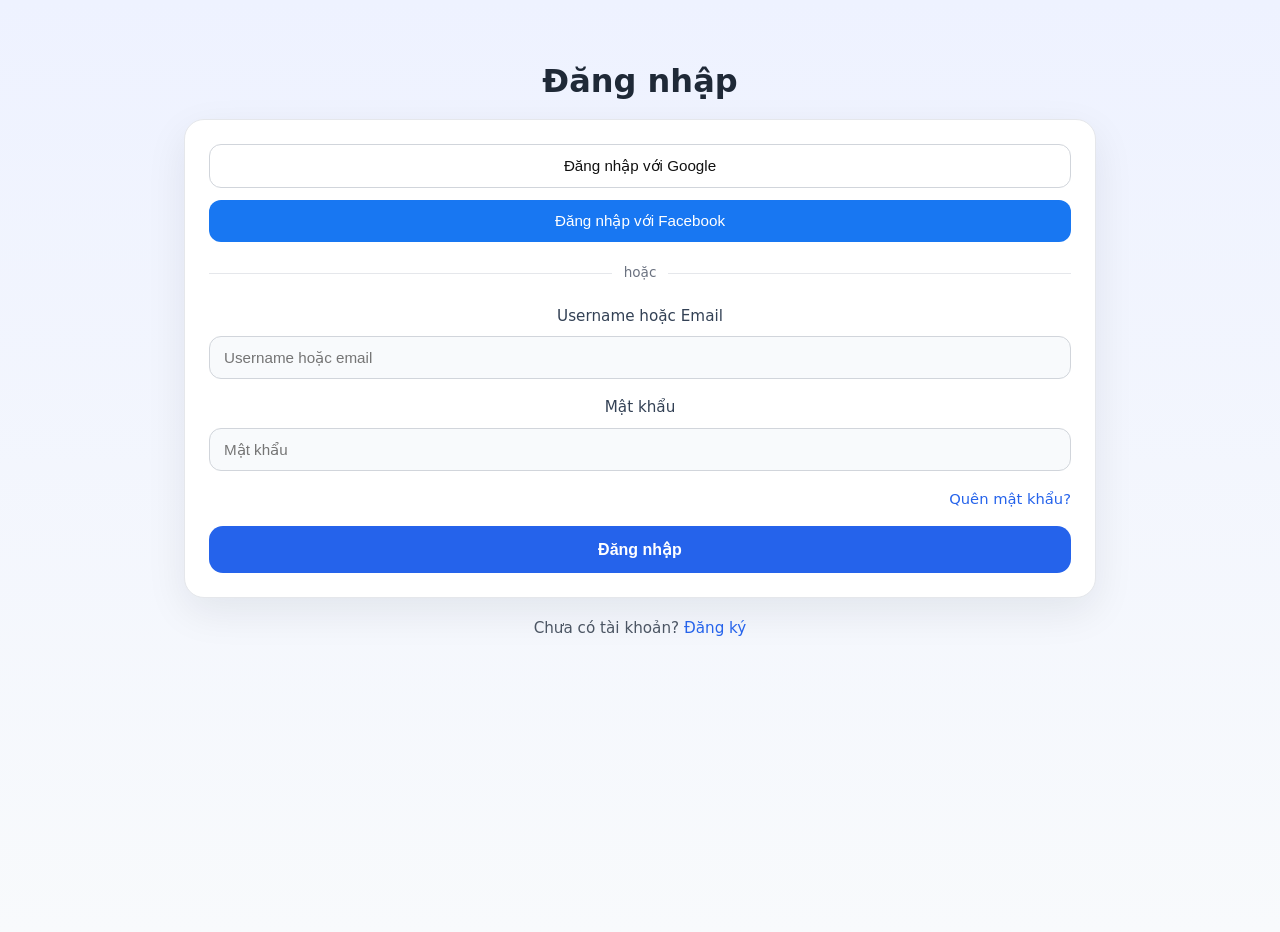
<file: rental-house/logion and profile/profile.html>
﻿<!DOCTYPE html>
<html lang="vi">
<head>
    <meta charset="UTF-8">
    <meta name="viewport" content="width=device-width, initial-scale=1.0">
    <title>Hồ sơ cá nhân</title>
    <link rel="stylesheet" href="../assets/css/style.css">
</head>
<body>
    <div class="page-container">
        <header>
            <h1>Hồ sơ cá nhân</h1>
            <p>Quản lý thông tin tài khoản và các hành động bảo mật.</p>
        </header>

        <main>
            <section class="profile-card">
                <div class="profile-header">
                    <div class="avatar-placeholder">A</div>
                    <div>
                        <h2>Nguyễn Văn A</h2>
                        <p>user@example.com</p>
                    </div>
                </div>

                <div class="profile-details">
                    <div class="profile-row"><span>Full Name</span><strong>Nguyễn Văn A</strong></div>
                    <div class="profile-row"><span>Email</span><strong>user@example.com</strong></div>
                    <div class="profile-row"><span>Phone</span><strong>0912 345 678</strong></div>
                    <div class="profile-row"><span>Birthday</span><strong>01/01/1990</strong></div>
                </div>

                <div class="profile-actions">
                    <button class="button secondary" type="button">Chỉnh sửa hồ sơ</button>
                    <button class="button" type="button">Đổi mật khẩu</button>
                    <button class="button danger" type="button">Đăng xuất</button>
                </div>
            </section>

            <section class="management-menu profile-management-menu">
                <h2>Công cụ quản lý</h2>
                <div class="management-grid">
                    <a href="../list/groups.html" class="management-card">
                        <div class="management-icon">👥</div>
                        <h3>Quản lý nhóm</h3>
                        <p>Tạo và quản lý nhóm chia sẻ chi phí</p>
                    </a>
                    <a href="../rooms.html" class="management-card">
                        <div class="management-icon">🏠</div>
                        <h3>Danh sách phòng</h3>
                        <p>Xem và quản lý các phòng cho thuê</p>
                    </a>
                    <a href="../list/group-detail.html" class="management-card">
                        <div class="management-icon">💰</div>
                        <h3>Quản lý chi phí</h3>
                        <p>Theo dõi chi tiêu và dịch vụ tiện ích</p>
                    </a>
                </div>
            </section>
        </main>
    </div>
    <script src="../assets/js/auth.js"></script>
</body>
</html>
</file>
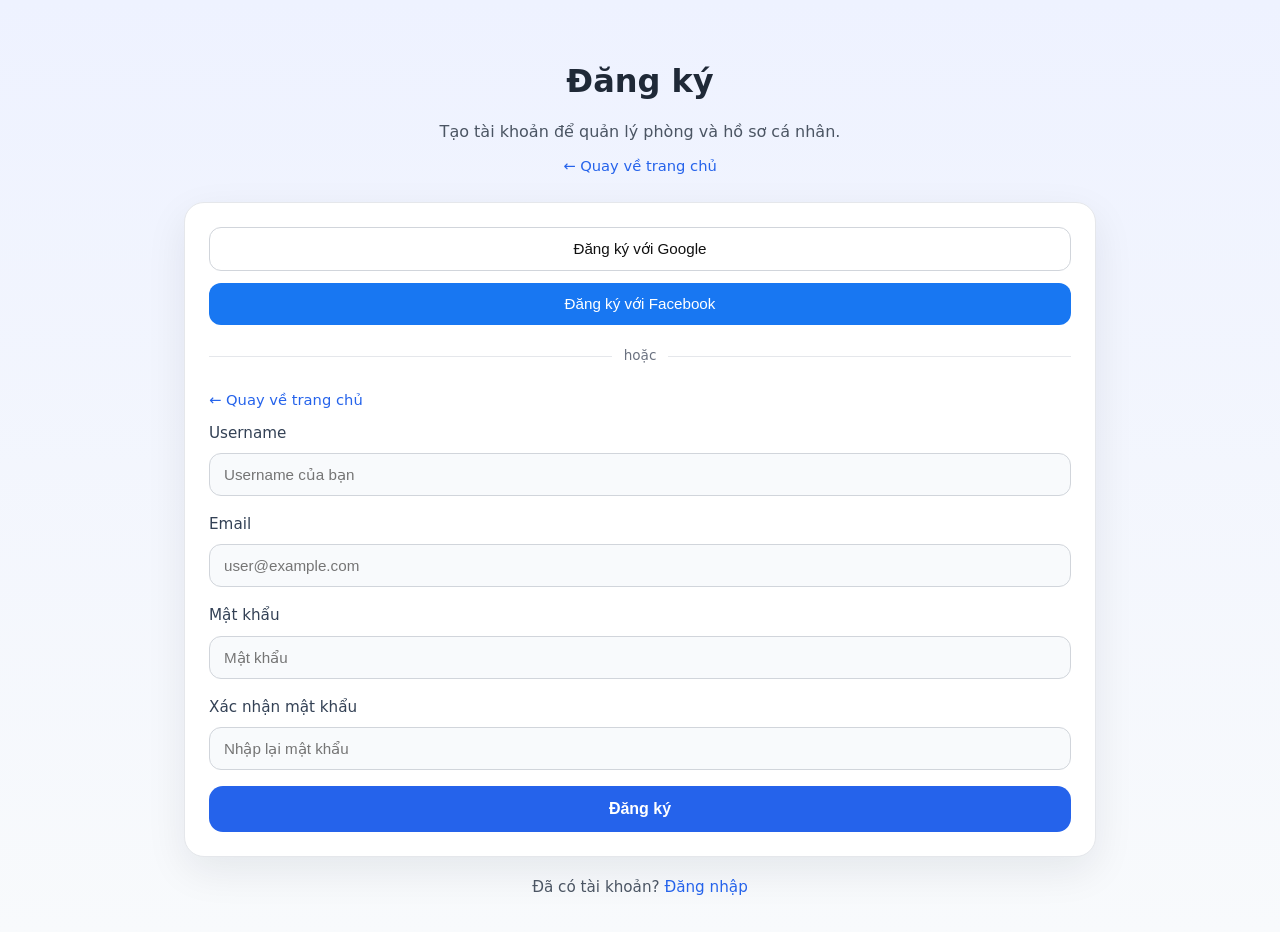
<file: rental-house/logion and profile/register.html>
﻿<!DOCTYPE html>
<html lang="vi">
<head>
    <meta charset="UTF-8">
    <meta name="viewport" content="width=device-width, initial-scale=1.0">
    <title>Đăng ký</title>
    <link rel="stylesheet" href="../assets/css/style.css">
</head>
<body>
    <div class="page-container">
        <header>
            <h1>Đăng ký</h1>
            <p>Tạo tài khoản để quản lý phòng và hồ sơ cá nhân.</p>
            <p style="margin-top:8px;"><a class="text-link" href="../index.html">← Quay về trang chủ</a></p>
        </header>

        <main>
            <section class="auth-card">
                <div class="social-login">
                    <button class="social-button google">Đăng ký với Google</button>
                    <button class="social-button facebook">Đăng ký với Facebook</button>
                </div>

                <div class="separator"><span>hoặc</span></div>

                <p style="margin-bottom:8px;"><a class="text-link" href="../index.html">← Quay về trang chủ</a></p>

                <form class="register-form">
                    <label class="form-field">
                        Username
                        <input type="text" placeholder="Username của bạn">
                    </label>
                    <label class="form-field">
                        Email
                        <input type="email" placeholder="user@example.com">
                    </label>
                    <label class="form-field">
                        Mật khẩu
                        <input type="password" placeholder="Mật khẩu">
                    </label>
                    <label class="form-field">
                        Xác nhận mật khẩu
                        <input type="password" placeholder="Nhập lại mật khẩu">
                    </label>
                    <button class="button primary" type="submit">Đăng ký</button>
                </form>
            </section>
        </main>

        <footer>
            <p>Đã có tài khoản? <a href="login.html">Đăng nhập</a></p>
        </footer>
    </div>
    <script src="../assets/js/auth.js"></script>
</body>
</html>
</file>
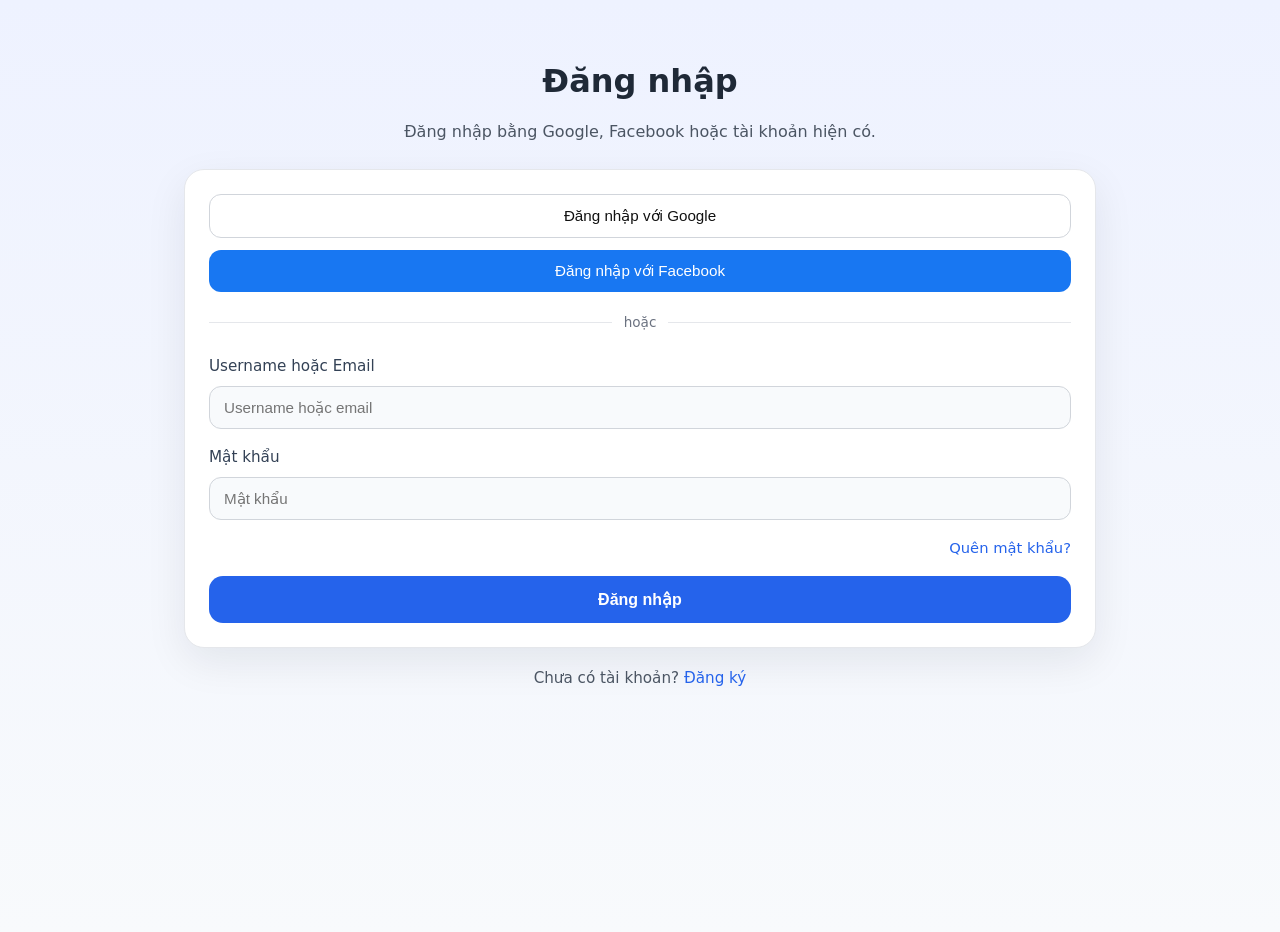
<file: rental-house/pages (trang )/login.html>
﻿<!DOCTYPE html>
<html lang="vi">
<head>
    <meta charset="UTF-8">
    <meta name="viewport" content="width=device-width, initial-scale=1.0">
    <title>Đăng nhập</title>
    <link rel="stylesheet" href="../assets/css/style.css">
</head>
<body>
    <div class="page-container">
        <header>
            <h1>Đăng nhập</h1>
            <p>Đăng nhập bằng Google, Facebook hoặc tài khoản hiện có.</p>
        </header>

        <main>
            <section class="auth-card">
                <div class="social-login">
                    <button class="social-button google">Đăng nhập với Google</button>
                    <button class="social-button facebook">Đăng nhập với Facebook</button>
                </div>

                <div class="separator"><span>hoặc</span></div>

                <form class="login-form">
                    <label class="form-field">
                        Username hoặc Email
                        <input type="text" placeholder="Username hoặc email">
                    </label>
                    <label class="form-field">
                        Mật khẩu
                        <input type="password" placeholder="Mật khẩu">
                    </label>
                    <div class="form-footer">
                        <a class="text-link" href="#">Quên mật khẩu?</a>
                    </div>
                    <button class="button primary" type="submit">Đăng nhập</button>
                </form>
            </section>
        </main>

        <footer>
            <p>Chưa có tài khoản? <a href="register.html">Đăng ký</a></p>
        </footer>
    </div>
</body>
</html>
</file>
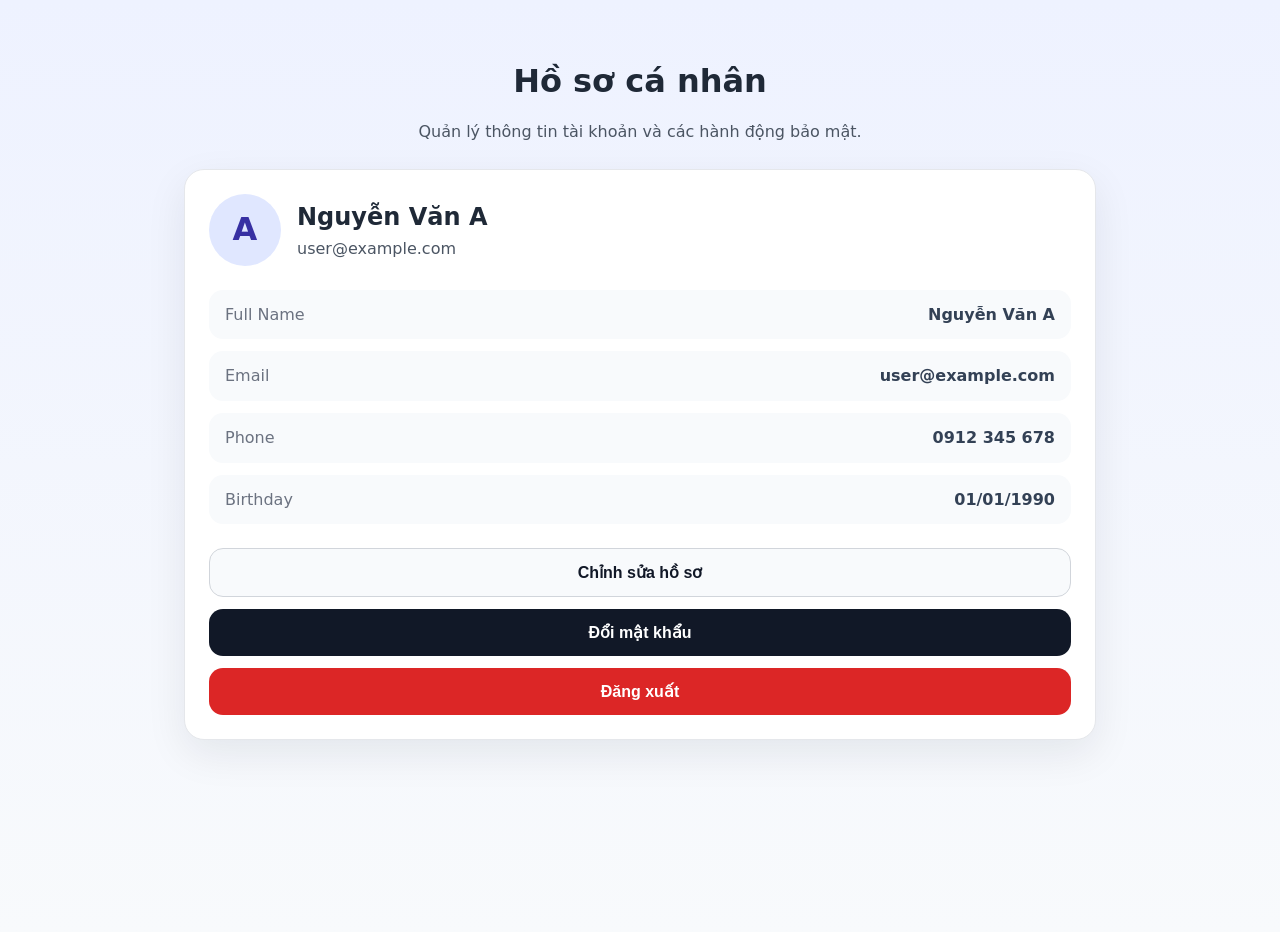
<file: rental-house/pages (trang )/profile.html>
﻿<!DOCTYPE html>
<html lang="vi">
<head>
    <meta charset="UTF-8">
    <meta name="viewport" content="width=device-width, initial-scale=1.0">
    <title>Hồ sơ cá nhân</title>
    <link rel="stylesheet" href="../assets/css/style.css">
</head>
<body>
    <div class="page-container">
        <header>
            <h1>Hồ sơ cá nhân</h1>
            <p>Quản lý thông tin tài khoản và các hành động bảo mật.</p>
        </header>

        <main>
            <section class="profile-card">
                <div class="profile-header">
                    <div class="avatar-placeholder">A</div>
                    <div>
                        <h2>Nguyễn Văn A</h2>
                        <p>user@example.com</p>
                    </div>
                </div>

                <div class="profile-details">
                    <div class="profile-row"><span>Full Name</span><strong>Nguyễn Văn A</strong></div>
                    <div class="profile-row"><span>Email</span><strong>user@example.com</strong></div>
                    <div class="profile-row"><span>Phone</span><strong>0912 345 678</strong></div>
                    <div class="profile-row"><span>Birthday</span><strong>01/01/1990</strong></div>
                </div>

                <div class="profile-actions">
                    <button class="button secondary" type="button">Chỉnh sửa hồ sơ</button>
                    <button class="button" type="button">Đổi mật khẩu</button>
                    <button class="button danger" type="button">Đăng xuất</button>
                </div>
            </section>
        </main>
    </div>
</body>
</html>
</file>
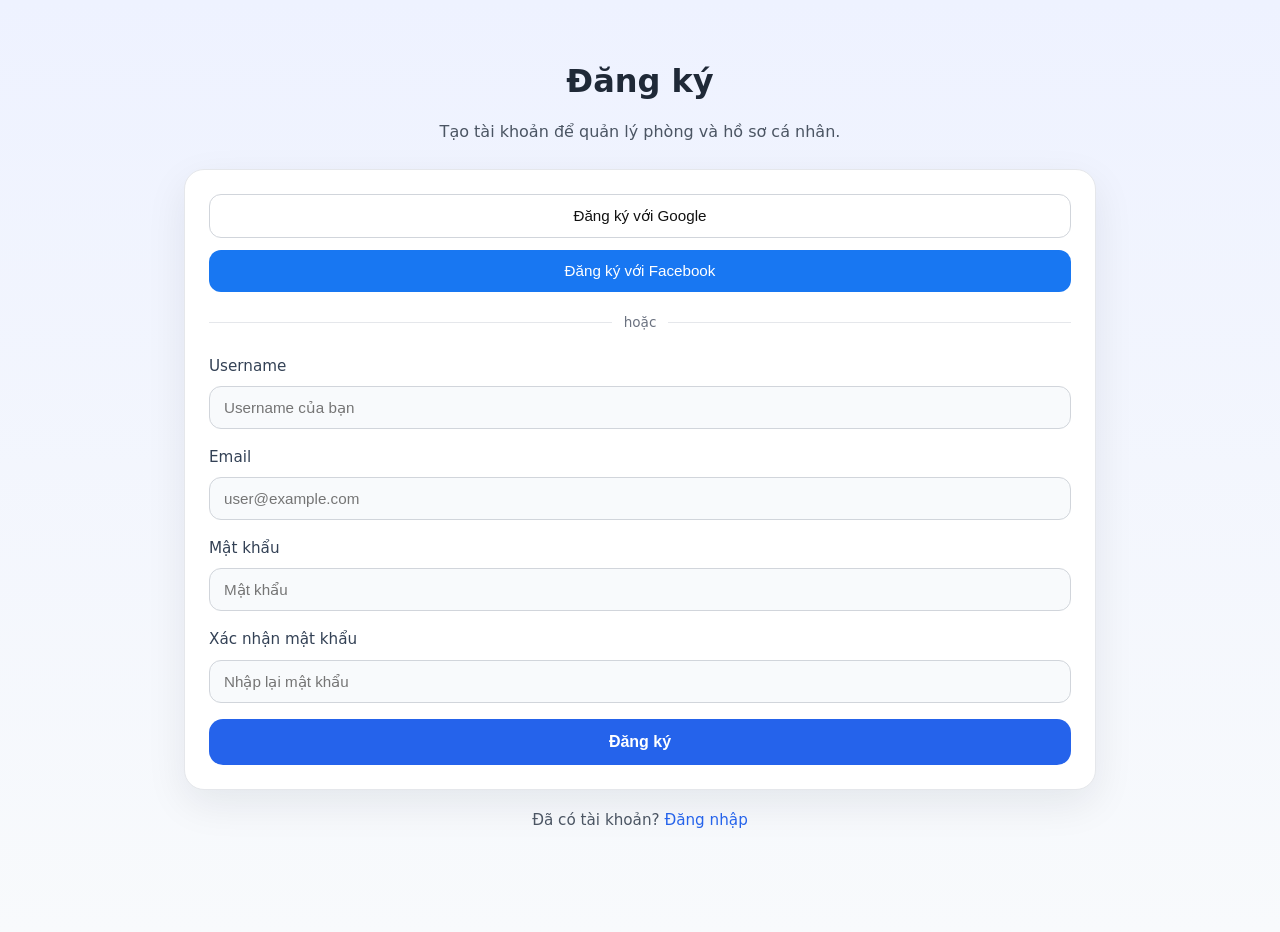
<file: rental-house/pages (trang )/register.html>
﻿<!DOCTYPE html>
<html lang="vi">
<head>
    <meta charset="UTF-8">
    <meta name="viewport" content="width=device-width, initial-scale=1.0">
    <title>Đăng ký</title>
    <link rel="stylesheet" href="../assets/css/style.css">
</head>
<body>
    <div class="page-container">
        <header>
            <h1>Đăng ký</h1>
            <p>Tạo tài khoản để quản lý phòng và hồ sơ cá nhân.</p>
        </header>

        <main>
            <section class="auth-card">
                <div class="social-login">
                    <button class="social-button google">Đăng ký với Google</button>
                    <button class="social-button facebook">Đăng ký với Facebook</button>
                </div>

                <div class="separator"><span>hoặc</span></div>

                <form class="register-form">
                    <label class="form-field">
                        Username
                        <input type="text" placeholder="Username của bạn">
                    </label>
                    <label class="form-field">
                        Email
                        <input type="email" placeholder="user@example.com">
                    </label>
                    <label class="form-field">
                        Mật khẩu
                        <input type="password" placeholder="Mật khẩu">
                    </label>
                    <label class="form-field">
                        Xác nhận mật khẩu
                        <input type="password" placeholder="Nhập lại mật khẩu">
                    </label>
                    <button class="button primary" type="submit">Đăng ký</button>
                </form>
            </section>
        </main>

        <footer>
            <p>Đã có tài khoản? <a href="login.html">Đăng nhập</a></p>
        </footer>
    </div>
</body>
</html>
</file>
<file: rental-house/assets/css/style.css>
﻿* {
    box-sizing: border-box;
    margin: 0;
    padding: 0;
}

body {
    font-family: Inter, system-ui, sans-serif;
    background: linear-gradient(180deg, #eef2ff 0%, #f8fafc 100%);
    color: #1f2937;
    line-height: 1.6;
    min-height: 100vh;
}

.page-container {
    max-width: 960px;
    margin: 32px auto;
    padding: 24px;
}

.page-container.rooms-page,
.page-container.room-detail-page {
    max-width: 1080px;
}

header {
    text-align: center;
    margin-bottom: 24px;
}

h1 {
    margin-bottom: 12px;
    font-size: 2rem;
}

p {
    color: #4b5563;
}

.auth-card,
.profile-card {
    background: #ffffff;
    border: 1px solid #e5e7eb;
    border-radius: 20px;
    box-shadow: 0 14px 40px rgba(15, 23, 42, 0.08);
    padding: 24px;
}

.social-login {
    display: grid;
    gap: 12px;
    margin-bottom: 20px;
}

.social-button {
    width: 100%;
    padding: 12px 16px;
    border: none;
    border-radius: 12px;
    font-size: 0.95rem;
    cursor: pointer;
}

.social-button.google {
    background: #fff;
    color: #111;
    border: 1px solid #d1d5db;
}

.social-button.facebook {
    background: #1877f2;
    color: #fff;
}

.separator {
    display: flex;
    align-items: center;
    gap: 12px;
    margin: 20px 0;
    color: #6b7280;
    font-size: 0.85rem;
}

.separator::before,
.separator::after {
    content: "";
    flex: 1;
    height: 1px;
    background: #e5e7eb;
}

.form-field {
    display: block;
    font-size: 0.95rem;
    color: #334155;
    margin-bottom: 16px;
}

.form-field input {
    width: 100%;
    margin-top: 8px;
    padding: 12px 14px;
    border: 1px solid #d1d5db;
    border-radius: 12px;
    background: #f8fafc;
    font-size: 0.95rem;
}

.form-footer {
    display: flex;
    justify-content: flex-end;
    margin-bottom: 16px;
}

.text-link {
    color: #2563eb;
    text-decoration: none;
    font-size: 0.92rem;
}

.button {
    display: inline-flex;
    align-items: center;
    justify-content: center;
    width: 100%;
    padding: 14px 16px;
    border-radius: 14px;
    border: none;
    font-size: 1rem;
    font-weight: 600;
    cursor: pointer;
    transition: transform 0.15s ease, box-shadow 0.15s ease;
    background: #111827;
    color: #fff;
}

.button.primary {
    background: #2563eb;
}

.button.secondary {
    background: #f8fafc;
    color: #111827;
    border: 1px solid #d1d5db;
}

.button.danger {
    background: #dc2626;
}

.button:hover {
    transform: translateY(-1px);
}

footer {
    margin-top: 18px;
    text-align: center;
    font-size: 0.95rem;
}

footer a {
    color: #2563eb;
    text-decoration: none;
}

.profile-header {
    display: flex;
    align-items: center;
    gap: 16px;
    margin-bottom: 24px;
}

.avatar-placeholder {
    width: 72px;
    height: 72px;
    border-radius: 50%;
    background: #e0e7ff;
    color: #3730a3;
    display: grid;
    place-items: center;
    font-size: 2rem;
    font-weight: 700;
}

.profile-details {
    display: grid;
    gap: 12px;
    margin-bottom: 24px;
}

.profile-row {
    display: flex;
    justify-content: space-between;
    padding: 12px 16px;
    background: #f8fafc;
    border-radius: 14px;
    color: #334155;
}

.profile-row span {
    color: #6b7280;
}

.profile-actions {
    display: grid;
    gap: 12px;
}

.top-row {
    display: flex;
    justify-content: space-between;
    align-items: center;
    gap: 24px;
    margin-bottom: 18px;
}

.top-actions {
    display: flex;
    justify-content: flex-end;
    gap: 12px;
    width: 100%;
    flex-wrap: wrap;
}

.logo-brand {
    display: flex;
    align-items: center;
    gap: 14px;
    min-width: 220px;
}

.logo-icon {
    width: 52px;
    height: 52px;
    border-radius: 16px;
    display: grid;
    place-items: center;
    background: #2563eb;
    color: #ffffff;
    font-weight: 700;
    font-size: 1.25rem;
}

.logo-text strong {
    display: block;
    font-size: 1rem;
}

.logo-text span {
    display: block;
    font-size: 0.85rem;
    color: #6b7280;
}

.top-actions .button {
    width: auto;
    padding: 10px 16px;
    min-width: 110px;
}

.top-actions .button.management {
    background: #ffffff;
    color: #0f172a;
    border: 1px solid #d1d5db;
    box-shadow: 0 4px 10px rgba(15, 23, 42, 0.08);
}

.top-actions .button.management:hover {
    background: #f8fafc;
    border-color: #a5b4fc;
}

.hero-text {
    flex: 2 1 60%;
    max-width: 80%;
}

/* Header avatar shown in top actions */
.header-avatar {
    width: 40px;
    height: 40px;
    border-radius: 50%;
    background: #e0e7ff;
    color: #3730a3;
    display: grid;
    place-items: center;
    font-weight: 700;
}

.top-actions .user-info {
    display: flex;
    align-items: center;
    gap: 8px;
    margin-right: 6px;
}

.search-row {
    margin-bottom: 20px;
    display: grid;
    gap: 16px;
}

.search-box {
    display: flex;
    gap: 10px;
    align-items: center;
}

.search-box input {
    flex: 1;
    padding: 12px 14px;
    border: 1px solid #d1d5db;
    border-radius: 14px;
    background: #f8fafc;
    font-size: 0.95rem;
}

.filter-row {
    display: flex;
    flex-wrap: wrap;
    gap: 12px;
}

.filter-row button {
    border-radius: 999px;
    padding: 10px 16px;
    border: 1px solid #d1d5db;
    background: #ffffff;
    color: #334155;
    cursor: pointer;
    font-size: 0.9rem;
    transition: background 0.15s ease, color 0.15s ease;
}

.filter-row button.active,
.filter-row button:hover {
    background: #2563eb;
    color: #ffffff;
    border-color: #2563eb;
}

.nav-toolbar {
    display: grid;
    gap: 16px;
    margin-top: 8px;
}

.filter-tabs {
    display: flex;
    flex-wrap: wrap;
    gap: 10px;
}

.tab {
    padding: 10px 16px;
    border: 1px solid #d1d5db;
    border-radius: 999px;
    background: #f8fafc;
    color: #374151;
    cursor: pointer;
    font-size: 0.9rem;
    transition: background 0.15s ease, color 0.15s ease;
}

.tab.active,
.tab:hover {
    background: #2563eb;
    color: #ffffff;
    border-color: #2563eb;
}

.search-bar {
    display: grid;
    gap: 14px;
    margin-bottom: 24px;
    padding: 20px;
    background: #ffffff;
    border-radius: 20px;
    border: 1px solid #e5e7eb;
    box-shadow: 0 10px 30px rgba(15, 23, 42, 0.06);
}

/* Compact filters: price select + type pills */
.compact-filters {
    display: flex;
    justify-content: space-between;
    gap: 12px;
    align-items: center;
    margin-top: 12px;
    margin-bottom: 18px;
}

.compact-filters .filter-left {
    display: flex;
    gap: 10px;
    align-items: center;
}

.filter-select {
    padding: 10px 12px;
    border-radius: 12px;
    border: 1px solid #d1d5db;
    background: #fff;
    font-size: 0.95rem;
}

.filter-right {
    display: flex;
    gap: 8px;
}

.type-pill {
    padding: 8px 14px;
    border-radius: 999px;
    border: 1px solid #d1d5db;
    background: #f8fafc;
    color: #374151;
    cursor: pointer;
    font-size: 0.9rem;
}

.type-pill.active,
.type-pill:hover {
    background: #2563eb;
    color: #ffffff;
    border-color: #2563eb;
}

.favorite-btn, .detail-favorite-btn {
    border-radius: 12px;
    padding: 8px 12px;
}

.favorite-btn.favorited, .detail-favorite-btn.favorited {
    background: #ff6b6b;
    color: #fff;
    border-color: #ff6b6b;
}

.search-bar input {
    width: 100%;
    padding: 14px 16px;
    border-radius: 14px;
    border: 1px solid #d1d5db;
    background: #f8fafc;
    font-size: 0.95rem;
}

.search-bar input::placeholder {
    color: #9ca3af;
}

.search-bar input:focus {
    outline: none;
    border-color: #2563eb;
    background: #ffffff;
}

.section-title {
    font-size: 1.6rem;
    margin-bottom: 20px;
    color: #111827;
}

.featured-rooms {
    margin-bottom: 32px;
}

.featured-rooms h2 {
    font-size: 1.8rem;
    margin-bottom: 20px;
    color: #111827;
}

.featured-grid {
    display: grid;
    grid-template-columns: repeat(auto-fit, minmax(280px, 1fr));
    gap: 18px;
    margin-bottom: 32px;
}

.room-card {
    background: #ffffff;
    border: 1px solid #e5e7eb;
    border-radius: 16px;
    overflow: hidden;
    box-shadow: 0 4px 12px rgba(15, 23, 42, 0.06);
    transition: transform 0.2s ease, box-shadow 0.2s ease;
}

.room-card:hover {
    transform: translateY(-4px);
    box-shadow: 0 12px 24px rgba(15, 23, 42, 0.12);
}

.room-card img {
    width: 100%;
    height: 200px;
    object-fit: cover;
    display: block;
}

.room-card-content {
    padding: 16px;
}

.room-card-content h3 {
    font-size: 1.1rem;
    margin-bottom: 8px;
    color: #111827;
}

.listing-badge {
    position: absolute;
    top: 12px;
    left: 12px;
    background: #2563eb;
    color: #ffffff;
    border-radius: 999px;
    padding: 6px 12px;
    font-size: 0.78rem;
    font-weight: 700;
    text-transform: uppercase;
    letter-spacing: 0.02em;
}

.listing-card {
    position: relative;
}

.room-promotion {
    display: inline-block;
    margin-top: 12px;
    padding: 12px 16px;
    border-radius: 18px;
    background: #eef2ff;
    color: #1d4ed8;
    font-weight: 600;
}

.room-promotion.hidden {
    display: none;
}

.room-card-content p {
    font-size: 0.9rem;
    color: #6b7280;
    line-height: 1.5;
}

.room-card-link {
    text-decoration: none;
    color: inherit;
    display: block;
}

.room-card-link:hover .room-card-content h3 {
    color: #2563eb;
}

/* Category Menu */
.category-menu {
    display: flex;
    gap: 0;
    background: white;
    border-top: 1px solid #e5e7eb;
    border-bottom: 1px solid #e5e7eb;
    overflow-x: auto;
    scrollbar-width: none;
    margin: 0 -24px;
    padding: 0 24px;
}

.category-menu::-webkit-scrollbar {
    display: none;
}

.category-item {
    display: flex;
    flex-direction: column;
    align-items: center;
    justify-content: center;
    gap: 6px;
    padding: 16px 20px;
    cursor: pointer;
    transition: all 0.3s ease;
    flex-shrink: 0;
    border-bottom: 3px solid transparent;
    font-size: 13px;
    color: #6b7280;
    white-space: nowrap;
    text-align: center;
}

.category-item:hover {
    background-color: #f9fafb;
    color: #374151;
}

.category-item.active {
    border-bottom-color: #2563eb;
    color: #2563eb;
    font-weight: 600;
}

.category-item.management-category {
    margin-left: auto;
}

.category-item.management-category:hover {
    background-color: #eff6ff;
}

.category-icon {
    font-size: 22px;
}

.management-menu {
    margin-bottom: 48px;
}

.management-menu h2 {
    font-size: 1.75rem;
    margin-bottom: 28px;
    color: #0f172a;
}

.management-grid {
    display: grid;
    grid-template-columns: repeat(auto-fit, minmax(240px, 1fr));
    gap: 18px;
}

.management-card {
    display: flex;
    flex-direction: column;
    align-items: center;
    justify-content: center;
    gap: 14px;
    padding: 24px 20px;
    background: #ffffff;
    border: 1px solid #e5e7eb;
    border-radius: 18px;
    text-decoration: none;
    color: inherit;
    text-align: center;
    transition: all 0.2s ease;
    box-shadow: 0 2px 8px rgba(15, 23, 42, 0.04);
}

.management-card:hover {
    transform: translateY(-4px);
    box-shadow: 0 12px 24px rgba(15, 23, 42, 0.1);
    border-color: #2563eb;
}

.management-icon {
    font-size: 2.5rem;
}

.management-card h3 {
    font-size: 1.1rem;
    font-weight: 600;
    margin: 0;
    color: #0f172a;
}

.management-card p {
    font-size: 0.85rem;
    color: #6b7280;
    margin: 0;
    line-height: 1.4;
}

.card-featured {
    display: grid;
    grid-template-columns: 280px 1fr;
    gap: 20px;
    align-items: start;
    background: #ffffff;
    border: 1px solid #e5e7eb;
    border-radius: 16px;
    padding: 20px;
    margin-bottom: 20px;
    box-shadow: 0 4px 12px rgba(15, 23, 42, 0.06);
}

.card-image {
    width: 100%;
    height: 240px;
    border-radius: 12px;
    overflow: hidden;
}

.card-image img {
    width: 100%;
    height: 100%;
    object-fit: cover;
}

.card-featured h2 {
    font-size: 1.5rem;
    margin-bottom: 12px;
    color: #111827;
}

.card-featured p {
    margin-bottom: 16px;
    color: #6b7280;
    line-height: 1.6;
}

.card-featured .button {
    width: fit-content;
}

@media (max-width: 768px) {
    .card-featured {
        grid-template-columns: 1fr;
    }

    .card-image {
        height: 200px;
    }
}
</file>
<file: rental-house/assets/css/rooms.css>
.top-row {
    display: flex;
    justify-content: space-between;
    align-items: center;
    gap: 24px;
    margin-bottom: 18px;
}

.top-actions {
    display: flex;
    justify-content: flex-end;
    gap: 12px;
    width: 100%;
    flex-wrap: wrap;
}

.logo-brand {
    display: flex;
    align-items: center;
    gap: 14px;
    min-width: 220px;
}

.logo-icon {
    width: 52px;
    height: 52px;
    border-radius: 16px;
    display: grid;
    place-items: center;
    background: #2563eb;
    color: #ffffff;
    font-weight: 700;
    font-size: 1.25rem;
}

.logo-text strong {
    display: block;
    font-size: 1rem;
}

.logo-text span {
    display: block;
    font-size: 0.85rem;
    color: #6b7280;
}

.top-actions .button {
    width: auto;
    padding: 10px 16px;
}

.hero-text {
    max-width: 70%;
}

.search-row {
    margin-bottom: 20px;
}

.search-box {
    display: flex;
    gap: 10px;
    align-items: center;
}

.search-box input {
    flex: 1;
    padding: 12px 14px;
    border: 1px solid #d1d5db;
    border-radius: 14px;
    background: #f8fafc;
    font-size: 0.95rem;
}
.management-menu {
    margin-bottom: 48px;
}

.management-menu h2 {
    font-size: 1.75rem;
    margin-bottom: 28px;
    color: #0f172a;
}

.management-grid {
    display: grid;
    grid-template-columns: repeat(auto-fit, minmax(240px, 1fr));
    gap: 18px;
}

.management-card {
    display: flex;
    flex-direction: column;
    align-items: center;
    justify-content: center;
    gap: 14px;
    padding: 24px 20px;
    background: #ffffff;
    border: 1px solid #e5e7eb;
    border-radius: 18px;
    text-decoration: none;
    color: inherit;
    text-align: center;
    transition: all 0.2s ease;
    box-shadow: 0 2px 8px rgba(15, 23, 42, 0.04);
}

.management-card:hover {
    transform: translateY(-4px);
    box-shadow: 0 12px 24px rgba(15, 23, 42, 0.1);
    border-color: #2563eb;
}

.management-icon {
    font-size: 2.5rem;
}

.management-card h3 {
    font-size: 1.1rem;
    font-weight: 600;
    margin: 0;
    color: #0f172a;
}

.management-card p {
    font-size: 0.85rem;
    color: #6b7280;
    margin: 0;
    line-height: 1.4;
}
.featured-rooms {
    margin-bottom: 30px;
}

.featured-rooms h2 {
    font-size: 1.8rem;
    margin-bottom: 18px;
    color: #111827;
}

.featured-grid {
    display: grid;
    grid-template-columns: repeat(3, minmax(0, 1fr));
    gap: 18px;
}

.room-card {
    background: #ffffff;
    border: 1px solid #e5e7eb;
    border-radius: 24px;
    overflow: hidden;
    box-shadow: 0 14px 32px rgba(15, 23, 42, 0.08);
}

.room-card img {
    width: 100%;
    display: block;
    height: 220px;
    object-fit: cover;
}

.room-card-content {
    padding: 18px;
    display: grid;
    gap: 10px;
}

.room-card-content h3 {
    margin: 0;
    font-size: 1.1rem;
    color: #111827;
}

.room-card-content p {
    margin: 0;
    color: #475569;
    line-height: 1.6;
}

.nav-toolbar {
    display: grid;
    gap: 18px;
    margin-top: 8px;
}

.filter-tabs {
    display: flex;
    flex-wrap: wrap;
    gap: 10px;
}

.tab {
    padding: 10px 16px;
    border: 1px solid #d1d5db;
    border-radius: 999px;
    background: #f8fafc;
    color: #374151;
    cursor: pointer;
    transition: background 0.15s ease, color 0.15s ease;
}

.tab.active,
.tab:hover {
    background: #2563eb;
    color: #ffffff;
    border-color: transparent;
}

.house-list {
    display: grid;
    gap: 20px;
}

.card {
    background: #ffffff;
    border: 1px solid #e5e7eb;
    border-radius: 24px;
    padding: 24px;
    box-shadow: 0 10px 30px rgba(15, 23, 42, 0.06);
}

.card h2 {
    margin-bottom: 12px;
    font-size: 1.25rem;
}

.card p {
    margin-bottom: 18px;
    color: #475569;
}

.card .button {
    width: auto;
    padding: 12px 18px;
}

.rooms-page .room-hero-card {
    display: grid;
    grid-template-columns: 1fr 1fr;
    gap: 28px;
    padding: 28px;
    border-radius: 32px;
    background: linear-gradient(135deg, #3730a3 0%, #2563eb 100%);
    color: #ffffff;
    overflow: hidden;
    box-shadow: 0 28px 80px rgba(37, 99, 235, 0.18);
}

.rooms-page .room-hero-card img.room-hero-image {
    width: 100%;
    height: 340px;
    object-fit: cover;
    border-radius: 24px;
    box-shadow: 0 20px 40px rgba(15, 23, 42, 0.22);
}

.rooms-page .room-hero-copy {
    display: grid;
    gap: 18px;
    align-items: center;
}

.rooms-page .eyebrow {
    text-transform: uppercase;
    letter-spacing: 0.2em;
    color: rgba(255, 255, 255, 0.72);
    font-weight: 700;
    font-size: 0.85rem;
}

.rooms-page .room-hero-copy h1 {
    margin: 0;
    font-size: clamp(2rem, 4vw, 3.25rem);
    line-height: 1;
}

.rooms-page .room-hero-copy p {
    margin: 0;
    color: rgba(255, 255, 255, 0.9);
    max-width: 680px;
    font-size: 1rem;
}

.rooms-page .room-hero-actions {
    display: flex;
    flex-wrap: wrap;
    gap: 12px;
}

.rooms-page .overview-banner {
    display: grid;
    grid-template-columns: repeat(auto-fit, minmax(180px, 1fr));
    gap: 16px;
    margin: 30px 0 18px;
}

.rooms-page .overview-item {
    background: #ffffff;
    border-radius: 22px;
    padding: 18px 22px;
    box-shadow: 0 18px 40px rgba(15, 23, 42, 0.08);
}

.rooms-page .overview-item strong {
    display: block;
    margin-bottom: 8px;
    color: #111827;
    font-size: 1.1rem;
}

.rooms-page .overview-item span {
    color: #6b7280;
    font-size: 0.95rem;
}

.rooms-page .search-bar {
    display: grid;
    gap: 18px;
    margin-bottom: 28px;
}

.rooms-page .search-bar input {
    width: 100%;
    padding: 16px 18px;
    border-radius: 20px;
    border: 1px solid #d1d5db;
    background: #ffffff;
    font-size: 1rem;
}

.rooms-page .filter-row {
    display: flex;
    flex-wrap: wrap;
    gap: 12px;
}

.rooms-page .filter-row button {
    border-radius: 999px;
    padding: 12px 18px;
    border: 1px solid #d1d5db;
    background: #ffffff;
    color: #334155;
    cursor: pointer;
    transition: background 0.15s ease, color 0.15s ease;
}

.rooms-page .filter-row button.active,
.rooms-page .filter-row button:hover {
    background: #2563eb;
    color: #ffffff;
    border-color: transparent;
}

.rooms-page .house-list {
    display: grid;
    gap: 24px;
}

.rooms-page .listing-card {
    grid-template-columns: 320px 1fr;
    display: grid;
    gap: 0;
    background: #ffffff;
    border-radius: 28px;
    overflow: hidden;
    box-shadow: 0 18px 48px rgba(15, 23, 42, 0.08);
}

.rooms-page .listing-image {
    width: 100%;
    min-height: 320px;
    object-fit: cover;
}

.rooms-page .listing-info {
    padding: 28px;
    display: grid;
    gap: 16px;
}

.rooms-page .listing-info h3 {
    margin: 0;
    font-size: 1.4rem;
    color: #111827;
}

.rooms-page .listing-info p {
    margin: 0;
    color: #475569;
    line-height: 1.7;
}

.rooms-page .listing-meta {
    display: grid;
    gap: 10px;
    color: #475569;
    font-size: 0.95rem;
}

.rooms-page .listing-meta span {
    display: flex;
    justify-content: space-between;
    gap: 12px;
}

.rooms-page .listing-tag {
    display: inline-flex;
    align-items: center;
    justify-content: center;
    max-width: fit-content;
    padding: 10px 16px;
    border-radius: 999px;
    border: 1px solid rgba(37, 99, 235, 0.18);
    background: #eff6ff;
    color: #2563eb;
    font-size: 0.92rem;
    font-weight: 600;
}

.room-detail-page .room-detail-header {
    display: grid;
    grid-template-columns: 1.8fr 1fr;
    gap: 28px;
    margin-bottom: 30px;
}

.room-detail-page .room-detail-header .room-hero-card {
    background: #ffffff;
    color: #111827;
    border-radius: 32px;
    padding: 0;
    overflow: hidden;
    box-shadow: 0 28px 80px rgba(15, 23, 42, 0.08);
}

.room-detail-page .room-detail-header .room-hero-card img {
    width: 100%;
    min-height: 440px;
    object-fit: cover;
}

.room-detail-page .room-hero-content {
    padding: 32px;
    display: grid;
    gap: 18px;
}

.room-detail-page .room-hero-content h1 {
    margin: 0;
    font-size: 2.25rem;
    line-height: 1.05;
}

.room-detail-page .room-hero-content p {
    margin: 0;
    color: #475569;
    font-size: 1rem;
    line-height: 1.85;
}

.room-detail-page .room-hero-actions {
    justify-content: flex-start;
    flex-wrap: wrap;
    gap: 12px;
}

.room-detail-page .room-detail-grid {
    display: grid;
    grid-template-columns: 2fr 1fr;
    gap: 24px;
    margin-bottom: 30px;
}

.room-detail-page .property-summary {
    background: #ffffff;
    border-radius: 32px;
    padding: 28px;
    box-shadow: 0 18px 45px rgba(15, 23, 42, 0.08);
}

.room-detail-page .property-summary h2 {
    margin-top: 0;
    margin-bottom: 18px;
    font-size: 1.35rem;
}

.room-detail-page .property-summary p {
    color: #475569;
    line-height: 1.8;
}

.room-detail-page .property-details {
    margin-top: 24px;
    display: grid;
    gap: 14px;
}

.room-detail-page .property-details span {
    display: flex;
    justify-content: space-between;
    gap: 12px;
    padding: 14px 0;
    border-bottom: 1px solid #eef2ff;
    color: #334155;
}

.room-detail-page .property-details span:last-child {
    border-bottom: none;
}

.room-detail-page .property-details strong {
    color: #0f172a;
}

.room-detail-page .property-details em {
    color: #475569;
    font-style: normal;
}

.room-detail-page .gallery-grid {
    display: grid;
    gap: 18px;
}

.room-detail-page .gallery-grid img {
    width: 100%;
    border-radius: 24px;
    object-fit: cover;
    min-height: 220px;
}

@media (max-width: 860px) {
    .rooms-page .room-hero-card,
    .rooms-page .listing-card,
    .room-detail-page .room-detail-header,
    .room-detail-page .room-detail-grid {
        grid-template-columns: 1fr;
    }

    .rooms-page .filter-row,
    .room-detail-page .room-detail-header {
        grid-template-columns: 1fr;
    }
}

@media (max-width: 640px) {
    .page-container {
        padding: 18px;
    }

    .rooms-page .room-hero-copy h1 {
        font-size: 2rem;
    }

    .rooms-page .listing-card {
        border-radius: 22px;
    }
}
</file>
<file: rental-house/assets/css/groups.css>
/* Styles for groups and group-detail pages */

.groups-actions {
  display: flex;
  justify-content: space-between;
  align-items: center;
  gap: 16px;
  margin-bottom: 20px;
}

.groups-actions .action-left {
  display: flex;
  gap: 10px;
}

.groups-actions .action-right {
  display: flex;
  gap: 10px;
  align-items: center;
}

.search-input {
  padding: 10px 12px;
  border-radius: 12px;
  border: 1px solid #e5e7eb;
  background: #fff;
  min-width: 220px;
}

.groups-list .list-groups {
  list-style: none;
  display: grid;
  gap: 12px;
}

.group-item {
  display: flex;
  justify-content: space-between;
  align-items: center;
  padding: 14px;
  border-radius: 12px;
  background: #ffffff;
  border: 1px solid #e5e7eb;
}

.group-main {
  display: grid;
  gap: 6px;
}

.group-name {
  font-size: 1.05rem;
}

.group-meta {
  color: #6b7280;
  font-size: 0.9rem;
}

.group-actions {
  display: flex;
  gap: 8px;
}

.group-summary {
  display: flex;
  justify-content: space-between;
  gap: 20px;
  align-items: start;
  margin-bottom: 20px;
}

.group-info {
  max-width: 720px;
}

.group-controls {
  display: grid;
  gap: 10px;
}

.members-list {
  list-style: none;
  padding-left: 0;
  display: grid;
  gap: 8px;
  margin-bottom: 16px;
}

.members-list li {
  display: flex;
  justify-content: space-between;
  gap: 12px;
  align-items: center;
  padding: 10px 12px;
  background: #f8fafc;
  border-radius: 10px;
}

.role {
  color: #6b7280;
  font-size: 0.9rem;
  margin-left: 8px;
}

.small {
  padding: 6px 8px;
  font-size: 0.85rem;
}

.expenses-table {
  width: 100%;
  border-collapse: collapse;
  margin-bottom: 12px;
}

.expenses-table th,
.expenses-table td {
  padding: 8px 10px;
  border: 1px solid #e5e7eb;
  text-align: left;
}

.expenses-header {
  display: flex;
  flex-wrap: wrap;
  justify-content: space-between;
  align-items: center;
  gap: 14px;
  margin-bottom: 14px;
}

.expenses-header h3 {
  margin: 0 0 6px;
}

.expenses-summary {
  color: #111827;
  font-size: 0.95rem;
  margin: 0;
}

.expenses-actions {
  display: flex;
  flex-wrap: wrap;
  gap: 10px;
  align-items: center;
}

.expense-empty {
  padding: 18px 14px;
  background: #f8fafc;
  border: 1px solid #e5e7eb;
  border-radius: 12px;
  color: #6b7280;
  margin-bottom: 16px;
}

.modal-overlay {
  position: fixed;
  inset: 0;
  background: rgba(15, 23, 42, 0.55);
  display: grid;
  place-items: center;
  padding: 20px;
  z-index: 30;
}

.modal-overlay.hidden {
  display: none;
}

.hidden {
  display: none !important;
}

.utilities-header {
  display: flex;
  flex-wrap: wrap;
  justify-content: space-between;
  align-items: center;
  gap: 14px;
  margin-bottom: 14px;
}

.utilities-header h3 {
  margin: 0 0 6px;
}

.utilities-summary {
  color: #111827;
  font-size: 0.95rem;
  margin: 0;
}

.utilities-table {
  width: 100%;
  border-collapse: collapse;
  margin-bottom: 12px;
}

.utilities-table th,
.utilities-table td {
  padding: 8px 10px;
  border: 1px solid #e5e7eb;
  text-align: left;
}

.utilities-empty {
  padding: 18px 14px;
  background: #f8fafc;
  border: 1px solid #e5e7eb;
  border-radius: 12px;
  color: #6b7280;
  margin-bottom: 16px;
}

.modal {
  width: min(520px, 100%);
  background: #ffffff;
  border-radius: 18px;
  box-shadow: 0 24px 48px rgba(15, 23, 42, 0.18);
  padding: 22px;
}

.modal-header {
  display: flex;
  justify-content: space-between;
  align-items: center;
  margin-bottom: 18px;
}

.modal-header h4 {
  margin: 0;
}

#expense-form label {
  display: grid;
  gap: 8px;
  margin-bottom: 14px;
  font-weight: 500;
}

#expense-form input[type="text"],
#expense-form input[type="date"],
#expense-form input[type="number"],
#expense-search {
  width: 100%;
  padding: 10px 12px;
  border-radius: 12px;
  border: 1px solid #d1d5db;
  background: #ffffff;
  font-size: 0.95rem;
}

.modal-actions {
  display: flex;
  gap: 10px;
  justify-content: flex-end;
  margin-top: 8px;
}

.expense-action-btn {
  margin-left: 4px;
}

@media (max-width: 800px) {
  .groups-actions,
  .group-summary {
    flex-direction: column;
    align-items: stretch;
  }

  .group-controls {
    grid-auto-flow: row;
  }
}
</file>
